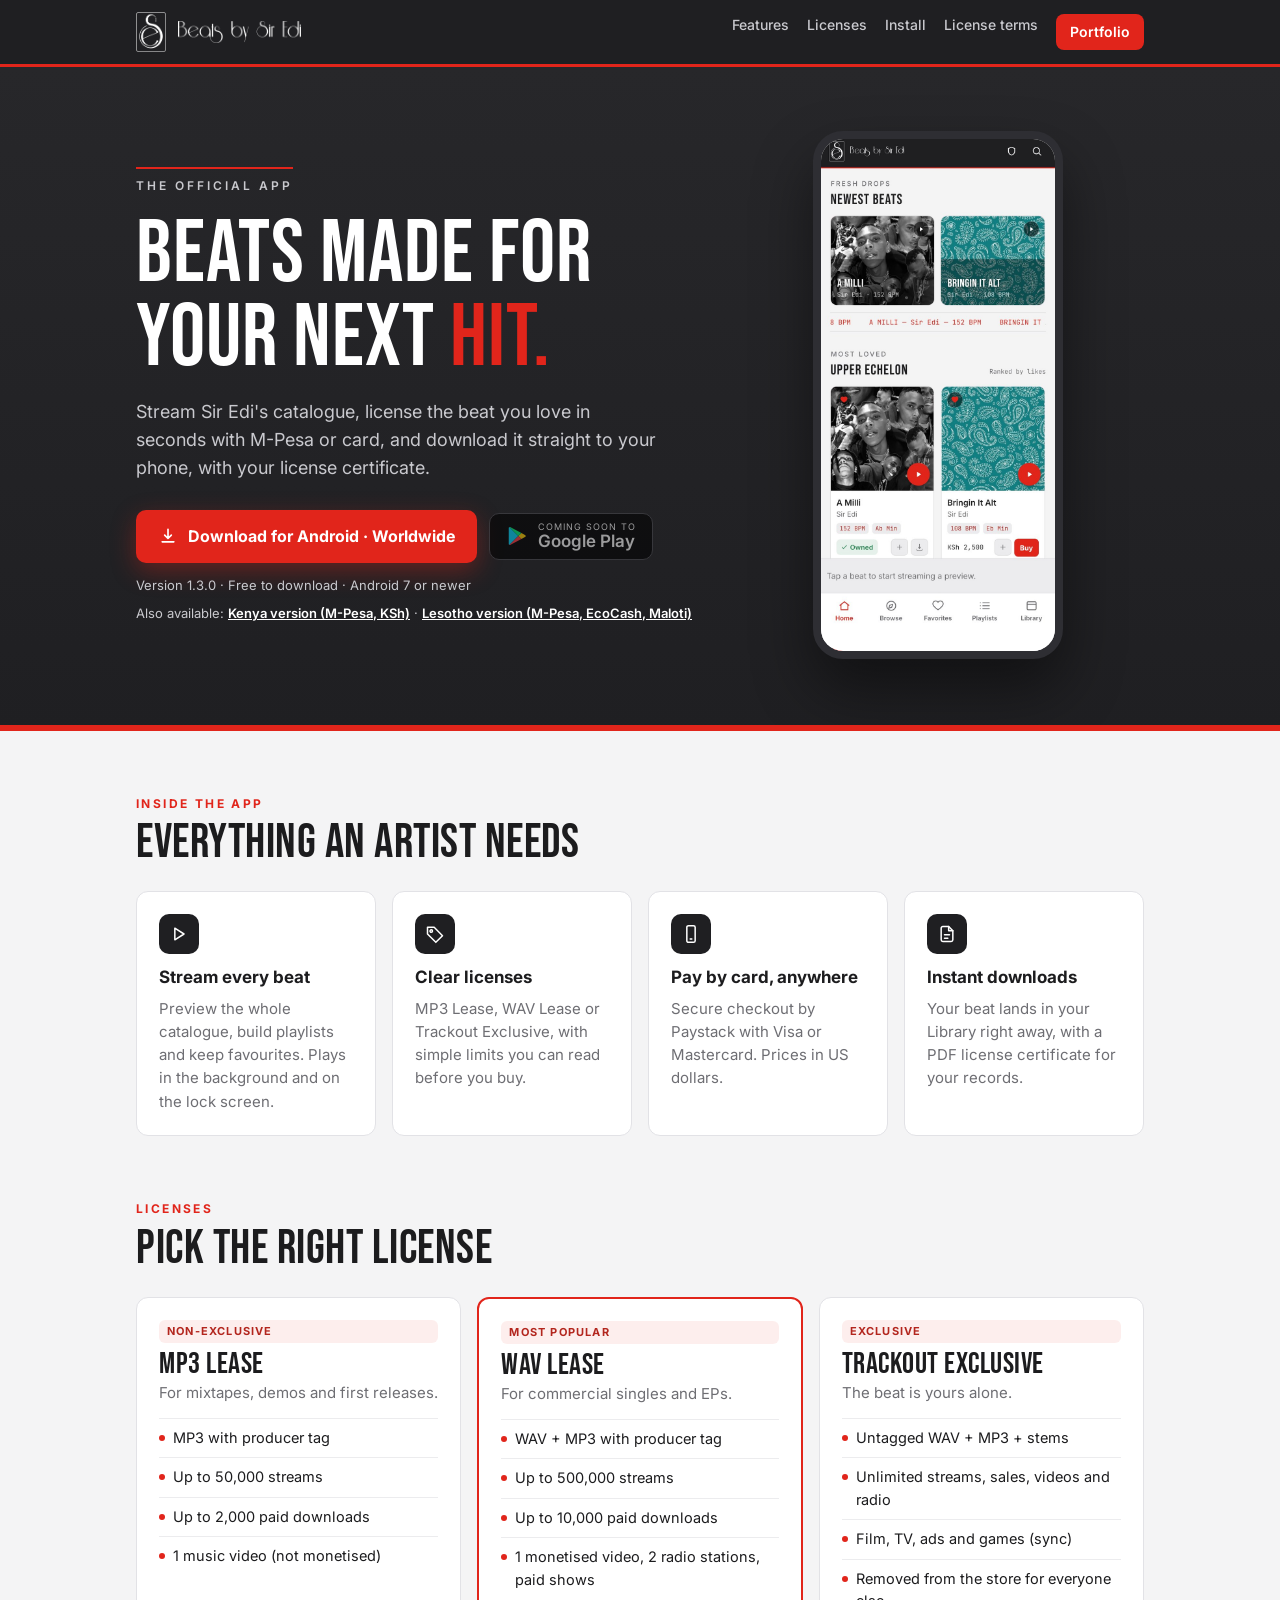
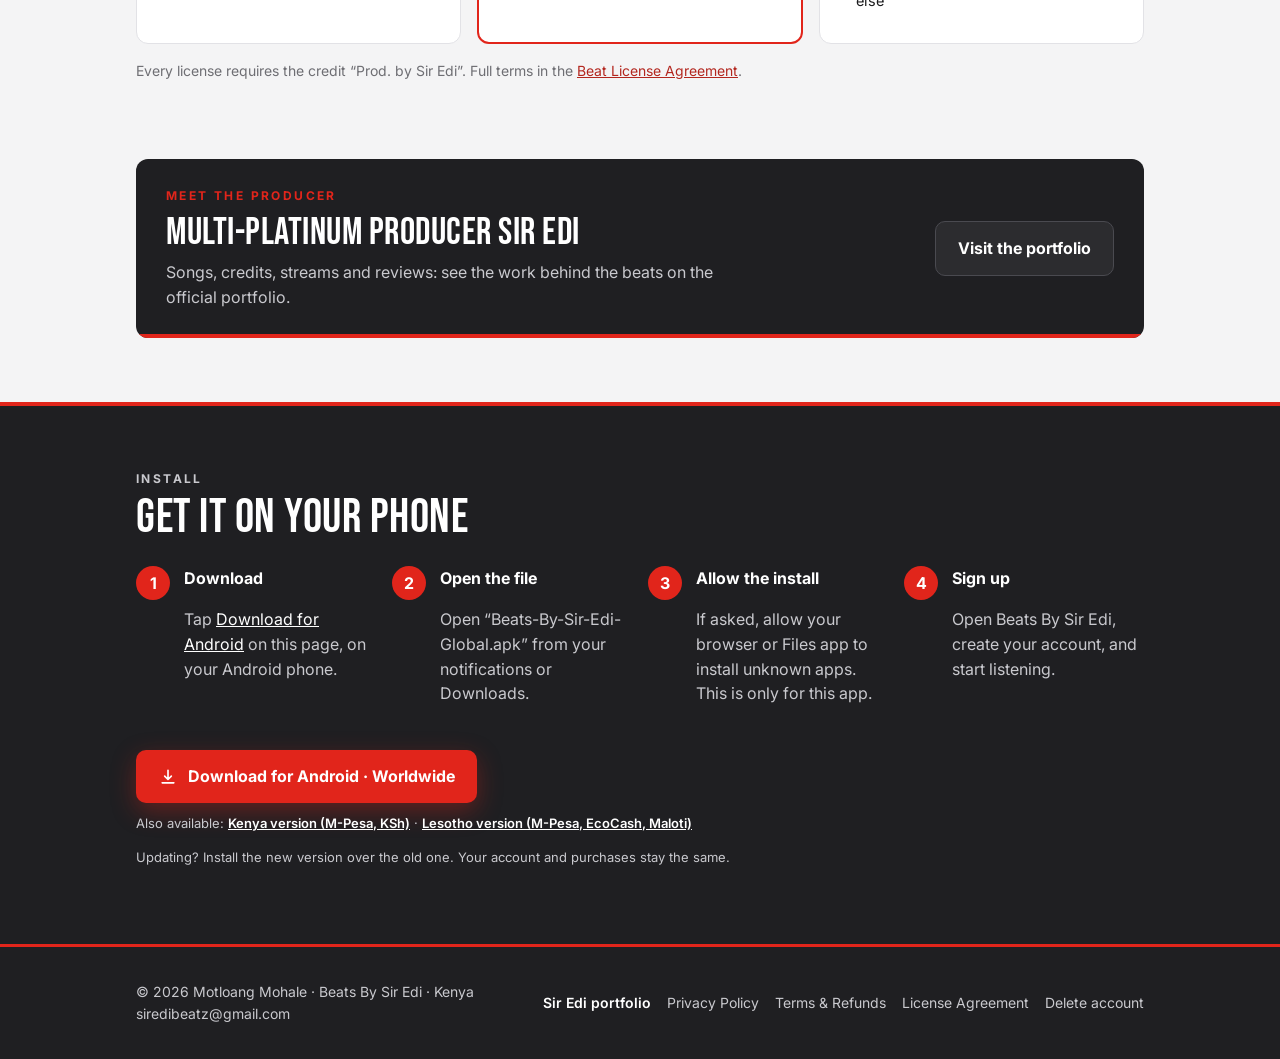
<file: index.html>
<!doctype html>
<html lang="en"><head>
<meta charset="utf-8"><meta name="viewport" content="width=device-width, initial-scale=1">
<title>Beats By Sir Edi App — Beats by Sir Edi for Android</title>
<meta name="description" content="The official Beats By Sir Edi app: stream, license and download instrumental beats by multi-platinum producer Sir Edi. MP3, WAV and exclusive licenses with M-Pesa or card.">
<meta name="theme-color" content="#1F1F22">
<meta name="google-site-verification" content="DZzxBFiekiP2J6a1Lxdx_TllUculVT0xsthz1CfXwkU">
<meta name="google-site-verification" content="oZS-fDHn0k-lZWutrfPwoSkYl9qrLNiUAX5cmMygsvc">
<meta name="author" content="Sir Edi (Motloang Mohale)">
<link rel="canonical" href="https://siredibeatz.github.io/beatsbysiredi/">
<script type="application/ld+json">{"@context": "https://schema.org", "@graph": [{"@type": "SoftwareApplication", "@id": "https://siredibeatz.github.io/beatsbysiredi/#app", "name": "Beats By Sir Edi", "operatingSystem": "Android", "applicationCategory": "MultimediaApplication", "applicationSubCategory": "Music", "url": "https://siredibeatz.github.io/beatsbysiredi/", "downloadUrl": "https://github.com/siredibeatz/beatsbysiredi/releases/latest/download/Beats-By-Sir-Edi.apk", "description": "Stream, license and download instrumental beats by multi-platinum producer Sir Edi. Pay with M-Pesa or card.", "offers": {"@type": "Offer", "price": "0", "priceCurrency": "KES"}, "author": {"@id": "https://beats-by-sir-edi.web.app/#sir-edi"}, "publisher": {"@id": "https://beats-by-sir-edi.web.app/#sir-edi"}}, {"@type": "Person", "@id": "https://beats-by-sir-edi.web.app/#sir-edi", "name": "Sir Edi", "alternateName": ["Motloang Mohale", "Sire Edi"], "jobTitle": "Record producer, songwriter and audio engineer", "url": "https://beats-by-sir-edi.web.app/", "sameAs": ["https://beats-by-sir-edi.web.app/", "https://www.instagram.com/Sire_Edi", "https://www.tiktok.com/@sire_edi", "https://www.facebook.com/SireDzi"]}]}</script>
<meta property="og:title" content="Beats By Sir Edi App — Beats by Sir Edi for Android"><meta property="og:description" content="The official Beats By Sir Edi app: stream, license and download instrumental beats by multi-platinum producer Sir Edi. MP3, WAV and exclusive licenses with M-Pesa or card."><meta property="og:image" content="assets/apple-touch-icon.png">
<link rel="icon" href="assets/favicon.png"><link rel="apple-touch-icon" href="assets/apple-touch-icon.png">
<link rel="preconnect" href="https://fonts.googleapis.com"><link rel="preconnect" href="https://fonts.gstatic.com" crossorigin><link href="https://fonts.googleapis.com/css2?family=Bebas+Neue&family=Inter:wght@400;500;600;700&display=swap" rel="stylesheet">
<link rel="stylesheet" href="assets/style.css">
</head><body>
<header class="topbar"><div class="wrap">
  <a class="brand" href=""><img class="mark" src="assets/logo-mark.png" alt=""><img class="word" src="assets/logo-wordmark.png" alt="Beats By Sir Edi"></a>
  <nav class="topnav"><a href="#features">Features</a><a href="#licenses">Licenses</a><a href="#install">Install</a><a href="license/">License terms</a><a class="pill" href="https://beats-by-sir-edi.web.app/" target="_blank" rel="noopener">Portfolio</a></nav>
</div></header>

<section class="hero"><div class="wrap">
  <div>
    <span class="kicker">THE OFFICIAL APP</span>
    <h1>Beats made for<br>your next <span class="red">hit.</span></h1>
    <p class="lead">Stream Sir Edi's catalogue, license the beat you love in seconds with M-Pesa or card, and download it straight to your phone, with your license certificate.</p>
    <div class="cta">
      <a class="btn btn-red" data-apk href="#install"><svg viewBox="0 0 24 24" fill="none" stroke="currentColor" stroke-width="2" stroke-linecap="round" stroke-linejoin="round"><path d="M12 4v11m0 0l-4-4m4 4l4-4"/><path d="M5 19h14"/></svg> <span data-dl-label>Download for Android</span></a>
      <a class="play soon" id="play" href="#" aria-disabled="true"><svg viewBox="0 0 24 24"><path fill="#00D7FE" d="M3.6 2.3 13.4 12l-9.8 9.7c-.4-.2-.6-.6-.6-1.1V3.4c0-.5.2-.9.6-1.1z"/><path fill="#FFCE00" d="m16.8 15.4-3.4-3.4 3.4-3.4 3.9 2.2c1.1.6 1.1 1.7 0 2.4z"/><path fill="#FF3A44" d="M16.8 15.4 13.4 12l-9.8 9.7c.4.2.9.2 1.4-.1z"/><path fill="#00F076" d="M16.8 8.6 5 2.4c-.5-.3-1-.3-1.4-.1l9.8 9.7z"/></svg><span class="play-text"><span class="play-top">COMING SOON TO</span><span class="play-name">Google Play</span></span></a>
    </div>
    <div class="meta">Version <span data-version>1.0.0</span> · Free to download · Android 7 or newer</div>
    <div class="meta alt-edition" data-alt-edition hidden></div>
  </div>
  <div class="hero-art"><div class="phone">
    <img class="shot" src="assets/app-screenshot.jpg" alt="The Beats By Sir Edi app on a phone" onerror="this.remove()">
    <div class="p-top"><img src="assets/logo-wordmark.png" alt=""></div>
    <div class="p-body"><div class="pad"></div><div class="pad"></div><div class="pad"></div><div class="pad"></div><div class="pad"></div><div class="pad"></div><div class="pad"></div><div class="pad"></div></div>
    <div class="p-bar"><div class="dot"></div><div class="ln"></div></div>
  </div></div>
</div></section>

<section id="features"><div class="wrap">
  <p class="section-tag">Inside the app</p>
  <h2>Everything an artist needs</h2>
  <div class="grid-4">
    <div class="card"><div class="icon"><svg viewBox="0 0 24 24"><path d="M7 5v14l11-7z"/></svg></div><h3>Stream every beat</h3><p>Preview the whole catalogue, build playlists and keep favourites. Plays in the background and on the lock screen.</p></div>
    <div class="card"><div class="icon"><svg viewBox="0 0 24 24"><path d="M3 12V4h8l10 10-8 8z"/><circle cx="7.5" cy="8.5" r="1.5"/></svg></div><h3>Clear licenses</h3><p>MP3 Lease, WAV Lease or Trackout Exclusive, with simple limits you can read before you buy.</p></div>
    <div class="card"><div class="icon"><svg viewBox="0 0 24 24"><rect x="7" y="2" width="10" height="20" rx="2"/><path d="M11 18h2"/></svg></div><h3 data-ke="Pay with M-Pesa" data-ls="Pay with M-Pesa or EcoCash">Pay with M-Pesa</h3><p data-ke="Secure checkout by Paystack with M-Pesa or Visa / Mastercard. Prices in Kenyan shillings." data-ls="Secure checkout by MoPay with M-Pesa, EcoCash or Visa / Mastercard. Prices in Maloti.">Secure checkout by Paystack with M-Pesa or Visa / Mastercard. Prices in Kenyan shillings.</p></div>
    <div class="card"><div class="icon"><svg viewBox="0 0 24 24"><path d="M14 3H7a2 2 0 00-2 2v14a2 2 0 002 2h10a2 2 0 002-2V8z"/><path d="M14 3v5h5"/><path d="M9 13h6M9 17h4"/></svg></div><h3>Instant downloads</h3><p>Your beat lands in your Library right away, with a PDF license certificate for your records.</p></div>
  </div>
</div></section>

<section id="licenses" style="padding-top:0"><div class="wrap">
  <p class="section-tag">Licenses</p>
  <h2>Pick the right license</h2>
  <div class="grid-3">
    <div class="card lic"><span class="badge">NON-EXCLUSIVE</span><div class="name">MP3 Lease</div><p class="muted" style="margin:0">For mixtapes, demos and first releases.</p>
      <ul><li>MP3 with producer tag</li><li>Up to 50,000 streams</li><li>Up to 2,000 paid downloads</li><li>1 music video (not monetised)</li></ul></div>
    <div class="card lic featured"><span class="badge">MOST POPULAR</span><div class="name">WAV Lease</div><p class="muted" style="margin:0">For commercial singles and EPs.</p>
      <ul><li>WAV + MP3 with producer tag</li><li>Up to 500,000 streams</li><li>Up to 10,000 paid downloads</li><li>1 monetised video, 2 radio stations, paid shows</li></ul></div>
    <div class="card lic"><span class="badge">EXCLUSIVE</span><div class="name">Trackout Exclusive</div><p class="muted" style="margin:0">The beat is yours alone.</p>
      <ul><li>Untagged WAV + MP3 + stems</li><li>Unlimited streams, sales, videos and radio</li><li>Film, TV, ads and games (sync)</li><li>Removed from the store for everyone else</li></ul></div>
  </div>
  <p class="muted" style="font-size:14px;margin-top:16px">Every license requires the credit “Prod. by Sir Edi”. Full terms in the <a href="license/">Beat License Agreement</a>.</p>
</div></section>

<section style="padding-top:0"><div class="wrap">
  <div class="portfolio-strip">
    <div><p class="section-tag" style="margin-bottom:8px">Meet the producer</p><h3>Multi-platinum producer Sir Edi</h3><p>Songs, credits, streams and reviews: see the work behind the beats on the official portfolio.</p></div>
    <a class="btn btn-outline" href="https://beats-by-sir-edi.web.app/" target="_blank" rel="noopener">Visit the portfolio</a>
  </div>
</div></section>

<section id="install" class="band"><div class="wrap">
  <p class="section-tag">Install</p>
  <h2>Get it on your phone</h2>
  <div class="grid-4">
    <div class="step"><div class="num">1</div><div><b>Download</b><p>Tap <a data-apk href="#" style="color:#fff">Download for Android</a> on this page, on your Android phone.</p></div></div>
    <div class="step"><div class="num">2</div><div><b>Open the file</b><p>Open “<span data-apk-name>Beats-By-Sir-Edi.apk</span>” from your notifications or Downloads.</p></div></div>
    <div class="step"><div class="num">3</div><div><b>Allow the install</b><p>If asked, allow your browser or Files app to install unknown apps. This is only for this app.</p></div></div>
    <div class="step"><div class="num">4</div><div><b>Sign up</b><p>Open Beats By Sir Edi, create your account, and start listening.</p></div></div>
  </div>
  <div class="cta" style="margin-top:28px"><a class="btn btn-red" data-apk href="#"><svg viewBox="0 0 24 24" fill="none" stroke="currentColor" stroke-width="2" stroke-linecap="round" stroke-linejoin="round"><path d="M12 4v11m0 0l-4-4m4 4l4-4"/><path d="M5 19h14"/></svg> <span data-dl-label>Download for Android</span></a></div>
  <p class="muted alt-edition" data-alt-edition hidden style="font-size:13px;margin-top:10px"></p>
  <p class="muted" style="font-size:13px;margin-top:14px">Updating? Install the new version over the old one. Your account and purchases stay the same.</p>
</div></section>
<footer><div class="wrap">
  <div>© <span id="year">2026</span> Motloang Mohale · Beats By Sir Edi · Kenya<br><a href="mailto:siredibeatz@gmail.com">siredibeatz@gmail.com</a></div>
  <nav><a class="portfolio-link" href="https://beats-by-sir-edi.web.app/" target="_blank" rel="noopener">Sir Edi portfolio</a><a href="privacy/">Privacy Policy</a><a href="terms/">Terms &amp; Refunds</a><a href="license/">License Agreement</a><a href="delete-account/">Delete account</a></nav>
</div></footer>
<script src="assets/config.js"></script><script src="assets/site.js"></script>
</body></html>
</file>
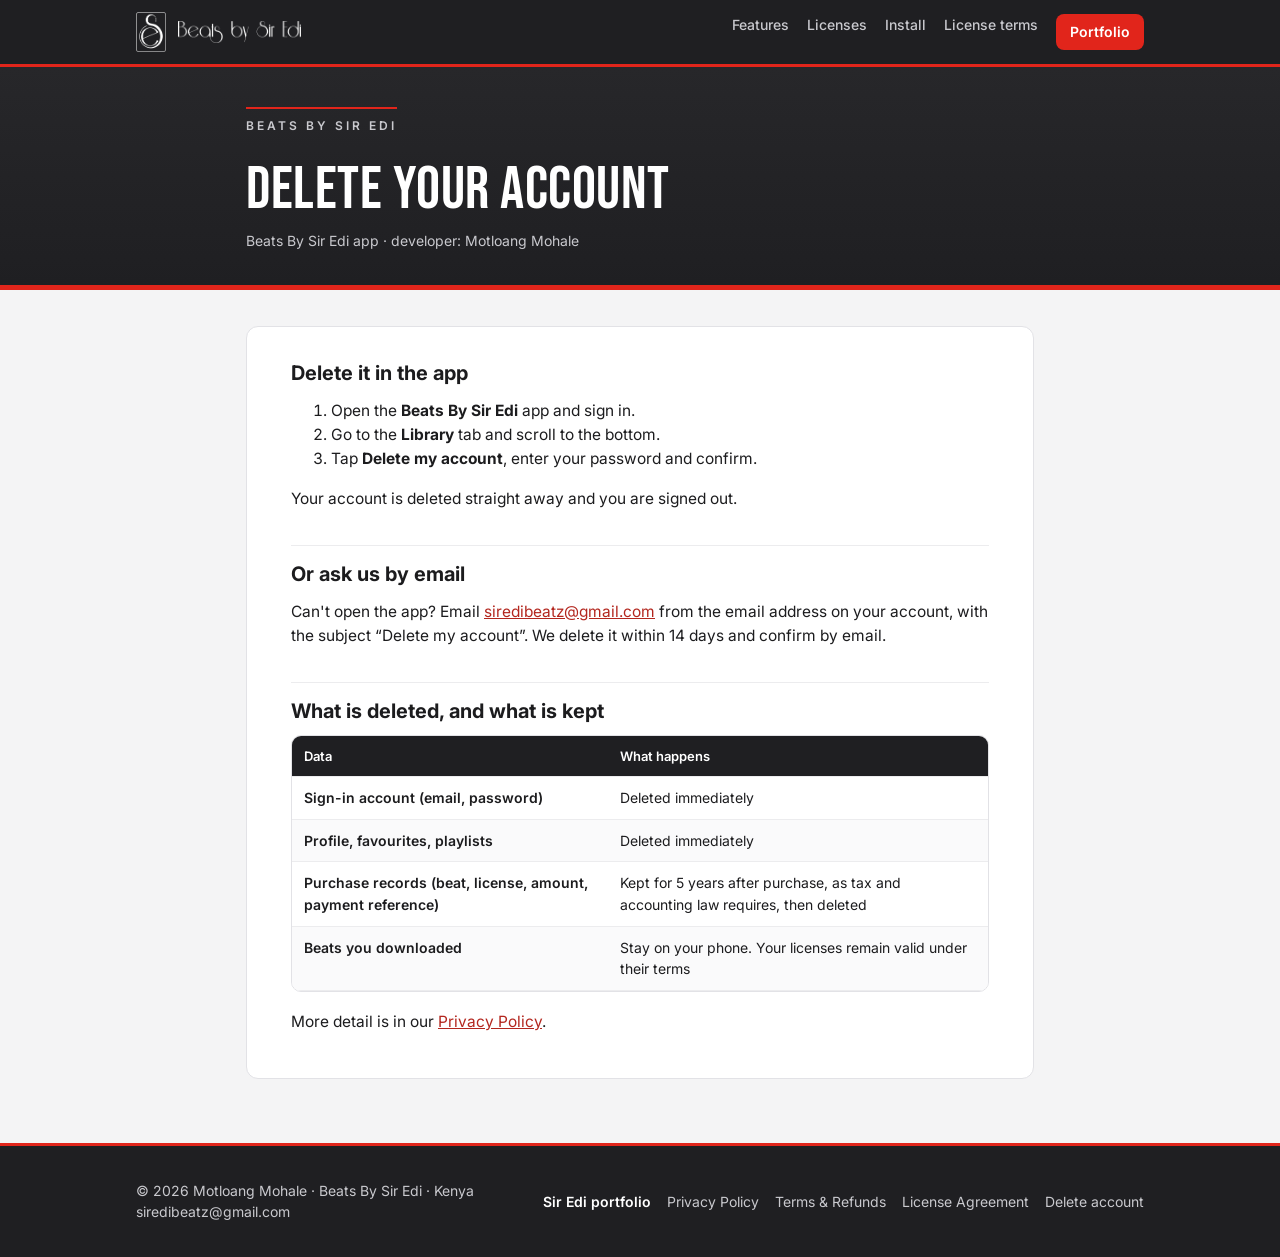
<file: delete-account/index.html>
<!doctype html>
<html lang="en"><head>
<meta charset="utf-8"><meta name="viewport" content="width=device-width, initial-scale=1">
<title>Delete your account — Beats By Sir Edi</title>
<meta name="description" content="How to delete your Beats By Sir Edi account and what data is removed.">
<meta name="theme-color" content="#1F1F22">
<meta name="google-site-verification" content="DZzxBFiekiP2J6a1Lxdx_TllUculVT0xsthz1CfXwkU">
<meta name="google-site-verification" content="oZS-fDHn0k-lZWutrfPwoSkYl9qrLNiUAX5cmMygsvc">
<meta name="author" content="Sir Edi (Motloang Mohale)">
<link rel="canonical" href="https://siredibeatz.github.io/beatsbysiredi/delete-account/">

<meta property="og:title" content="Delete your account — Beats By Sir Edi"><meta property="og:description" content="How to delete your Beats By Sir Edi account and what data is removed."><meta property="og:image" content="../assets/apple-touch-icon.png">
<link rel="icon" href="../assets/favicon.png"><link rel="apple-touch-icon" href="../assets/apple-touch-icon.png">
<link rel="preconnect" href="https://fonts.googleapis.com"><link rel="preconnect" href="https://fonts.gstatic.com" crossorigin><link href="https://fonts.googleapis.com/css2?family=Bebas+Neue&family=Inter:wght@400;500;600;700&display=swap" rel="stylesheet">
<link rel="stylesheet" href="../assets/style.css">
</head><body>
<header class="topbar"><div class="wrap">
  <a class="brand" href="../"><img class="mark" src="../assets/logo-mark.png" alt=""><img class="word" src="../assets/logo-wordmark.png" alt="Beats By Sir Edi"></a>
  <nav class="topnav"><a href="../#features">Features</a><a href="../#licenses">Licenses</a><a href="../#install">Install</a><a href="../license/">License terms</a><a class="pill" href="https://beats-by-sir-edi.web.app/" target="_blank" rel="noopener">Portfolio</a></nav>
</div></header>

<div class="doc-head"><div class="wrap" style="max-width:820px">
  <span class="kicker">BEATS BY SIR EDI</span>
  <h1>Delete your account</h1>
  <div class="updated-line">Beats By Sir Edi app · developer: Motloang Mohale</div>
</div></div>
<main class="doc"><div class="paper">
<h2>Delete it in the app</h2>
<ol>
<li>Open the <b>Beats By Sir Edi</b> app and sign in.</li>
<li>Go to the <b>Library</b> tab and scroll to the bottom.</li>
<li>Tap <b>Delete my account</b>, enter your password and confirm.</li>
</ol>
<p>Your account is deleted straight away and you are signed out.</p>
<h2>Or ask us by email</h2>
<p>Can't open the app? Email <a href="mailto:siredibeatz@gmail.com?subject=Delete%20my%20account">siredibeatz@gmail.com</a> from the email address on your account, with the subject “Delete my account”. We delete it within 14 days and confirm by email.</p>
<h2>What is deleted, and what is kept</h2>
<div class="table-scroll"><table>
<thead><tr><th>Data</th><th>What happens</th></tr></thead>
<tbody>
<tr><td>Sign-in account (email, password)</td><td>Deleted immediately</td></tr>
<tr><td>Profile, favourites, playlists</td><td>Deleted immediately</td></tr>
<tr><td>Purchase records (beat, license, amount, payment reference)</td><td>Kept for 5 years after purchase, as tax and accounting law requires, then deleted</td></tr>
<tr><td>Beats you downloaded</td><td>Stay on your phone. Your licenses remain valid under their terms</td></tr>
</tbody></table></div>
<p>More detail is in our <a href="../privacy/">Privacy Policy</a>.</p>
</div></main>
<footer><div class="wrap">
  <div>© <span id="year">2026</span> Motloang Mohale · Beats By Sir Edi · Kenya<br><a href="mailto:siredibeatz@gmail.com">siredibeatz@gmail.com</a></div>
  <nav><a class="portfolio-link" href="https://beats-by-sir-edi.web.app/" target="_blank" rel="noopener">Sir Edi portfolio</a><a href="../privacy/">Privacy Policy</a><a href="../terms/">Terms &amp; Refunds</a><a href="../license/">License Agreement</a><a href="../delete-account/">Delete account</a></nav>
</div></footer>
<script src="../assets/config.js"></script><script src="../assets/site.js"></script>
</body></html>
</file>
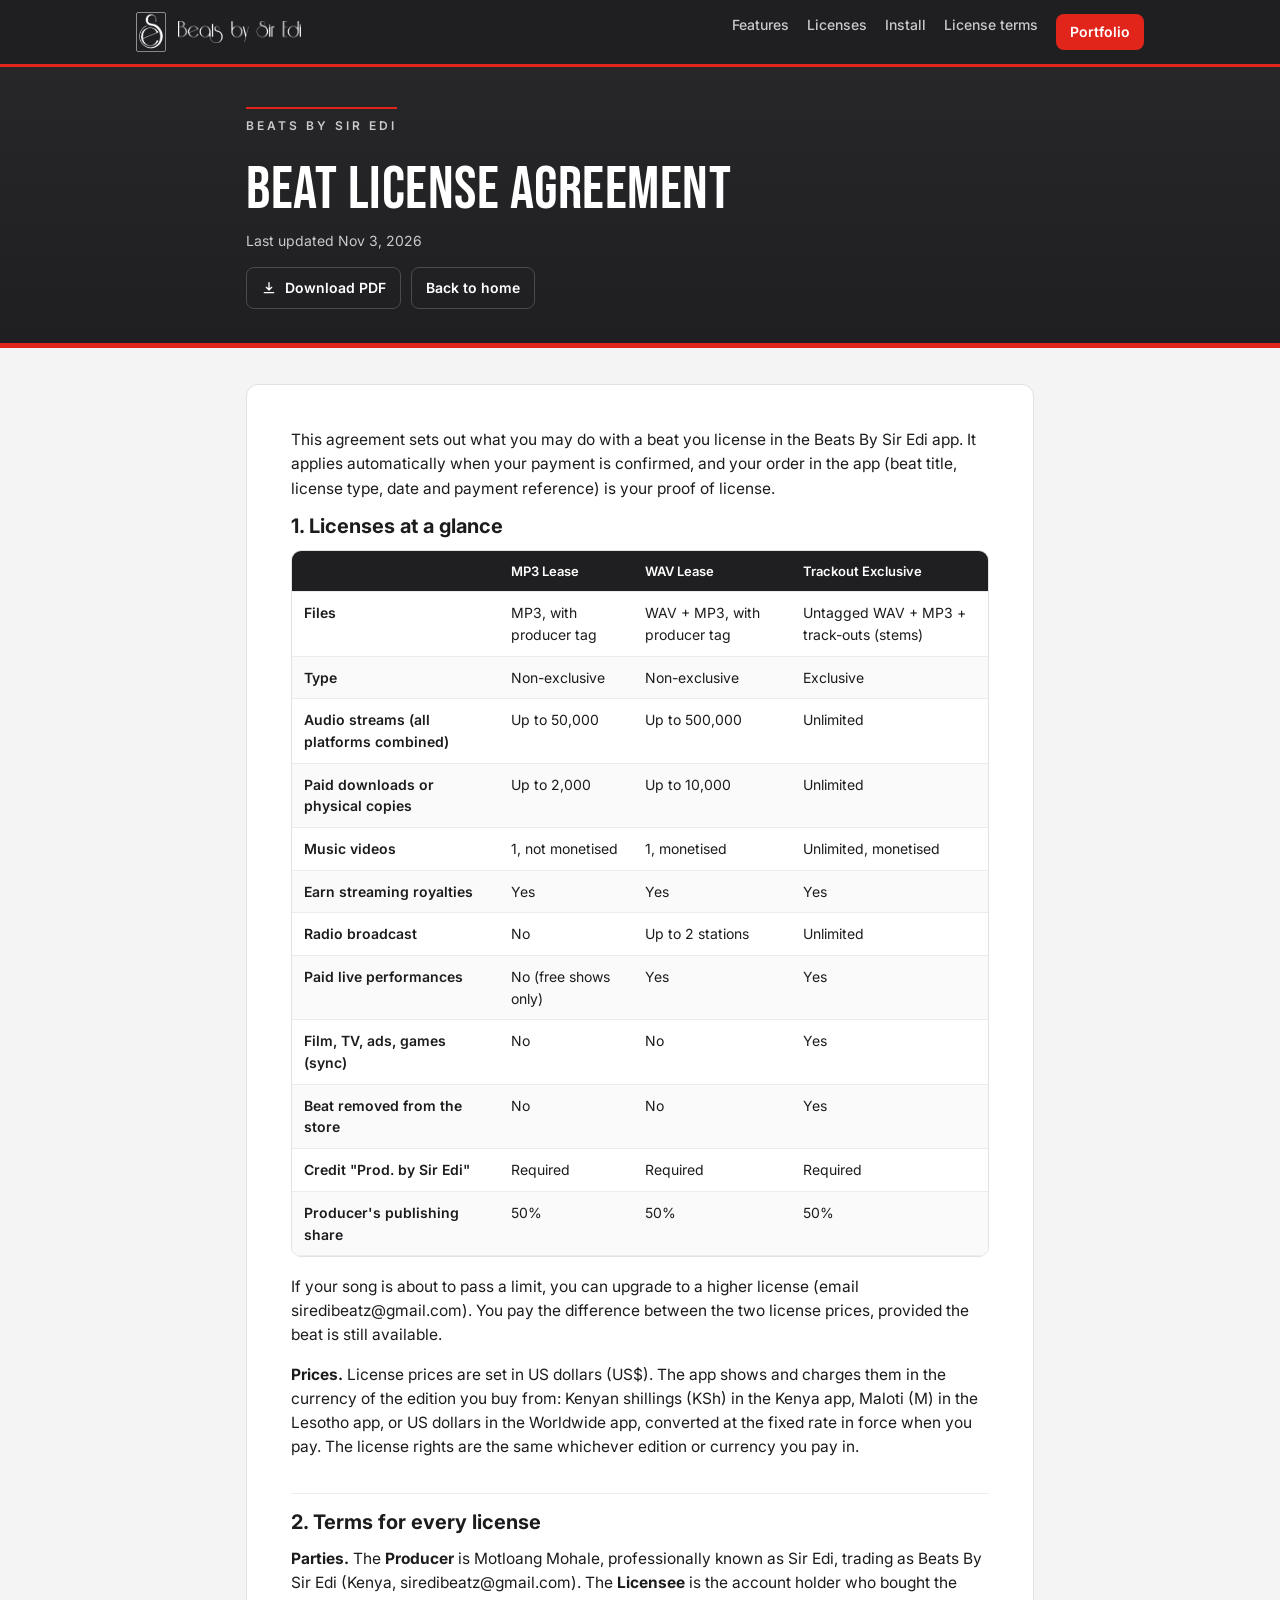
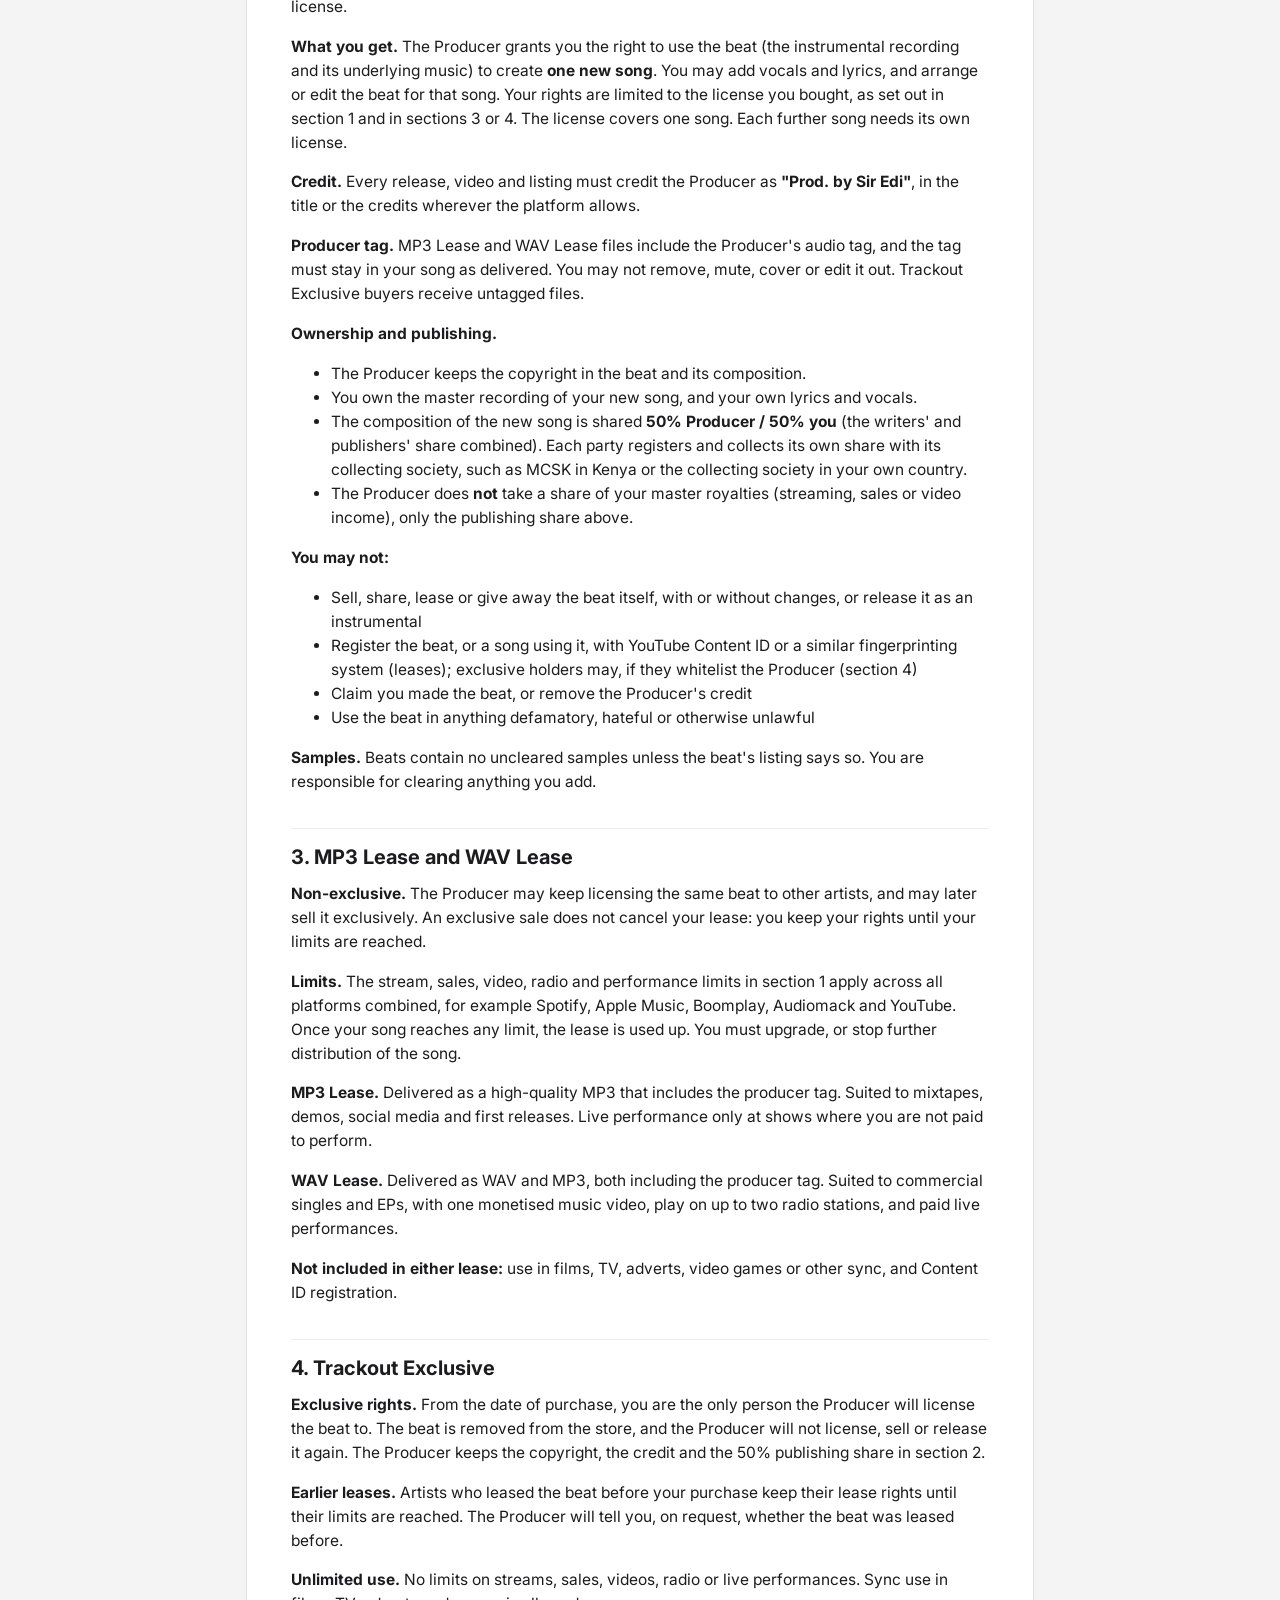
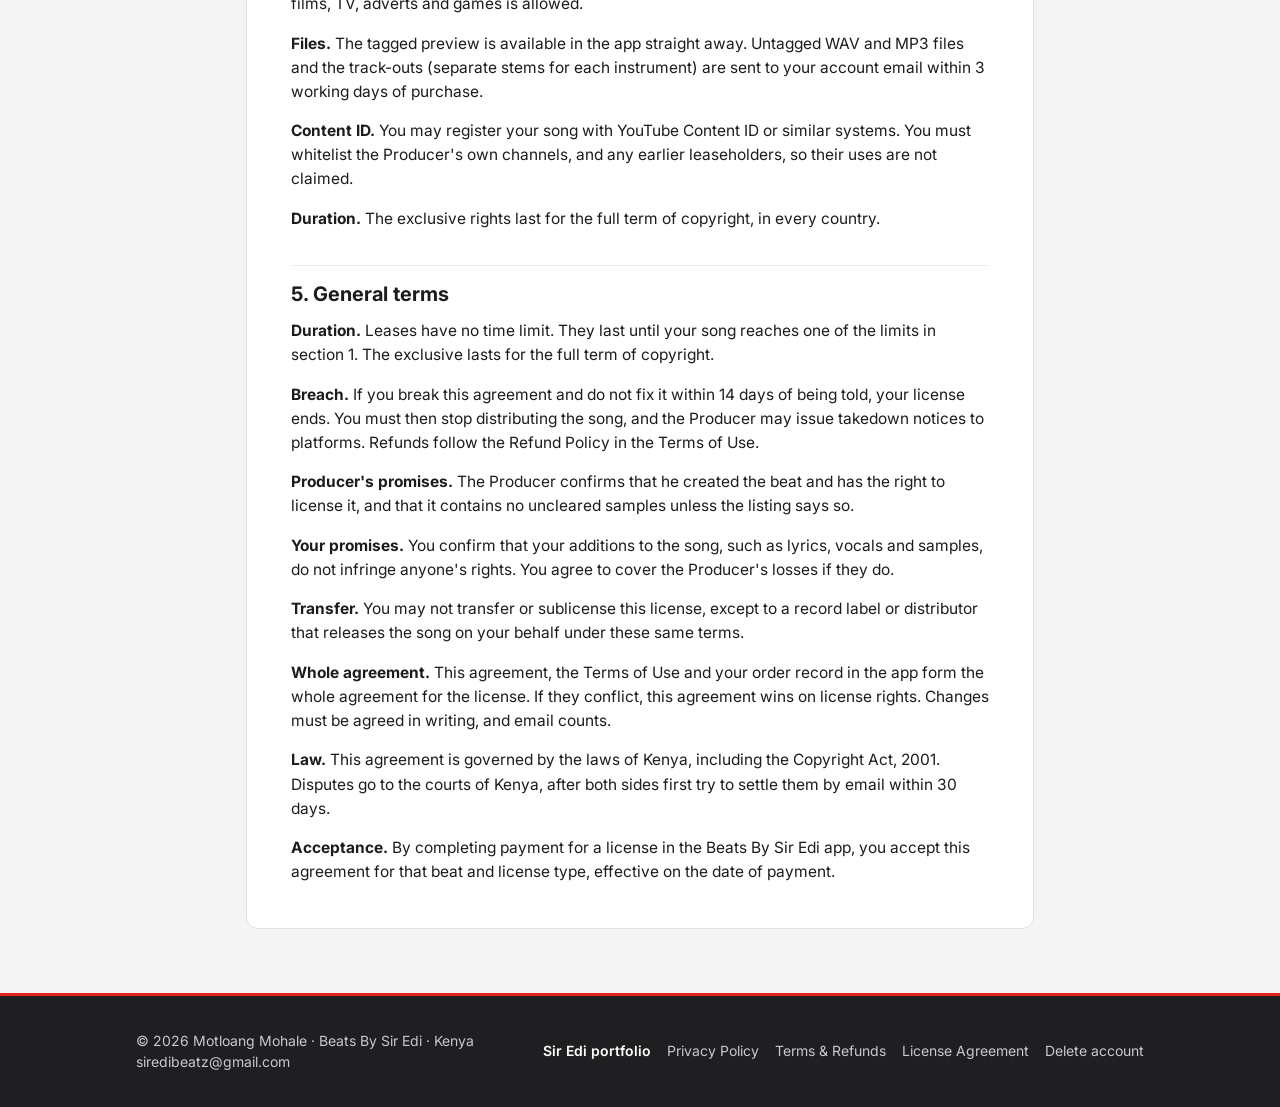
<file: license/index.html>
<!doctype html>
<html lang="en"><head>
<meta charset="utf-8"><meta name="viewport" content="width=device-width, initial-scale=1">
<title>Beat License Agreement — Beats By Sir Edi</title>
<meta name="description" content="What you may do with a beat licensed from Beats By Sir Edi: MP3 Lease, WAV Lease and Trackout Exclusive.">
<meta name="theme-color" content="#1F1F22">
<meta name="google-site-verification" content="DZzxBFiekiP2J6a1Lxdx_TllUculVT0xsthz1CfXwkU">
<meta name="google-site-verification" content="oZS-fDHn0k-lZWutrfPwoSkYl9qrLNiUAX5cmMygsvc">
<meta name="author" content="Sir Edi (Motloang Mohale)">
<link rel="canonical" href="https://siredibeatz.github.io/beatsbysiredi/license/">

<meta property="og:title" content="Beat License Agreement — Beats By Sir Edi"><meta property="og:description" content="What you may do with a beat licensed from Beats By Sir Edi: MP3 Lease, WAV Lease and Trackout Exclusive."><meta property="og:image" content="../assets/apple-touch-icon.png">
<link rel="icon" href="../assets/favicon.png"><link rel="apple-touch-icon" href="../assets/apple-touch-icon.png">
<link rel="preconnect" href="https://fonts.googleapis.com"><link rel="preconnect" href="https://fonts.gstatic.com" crossorigin><link href="https://fonts.googleapis.com/css2?family=Bebas+Neue&family=Inter:wght@400;500;600;700&display=swap" rel="stylesheet">
<link rel="stylesheet" href="../assets/style.css">
</head><body>
<header class="topbar"><div class="wrap">
  <a class="brand" href="../"><img class="mark" src="../assets/logo-mark.png" alt=""><img class="word" src="../assets/logo-wordmark.png" alt="Beats By Sir Edi"></a>
  <nav class="topnav"><a href="../#features">Features</a><a href="../#licenses">Licenses</a><a href="../#install">Install</a><a href="../license/">License terms</a><a class="pill" href="https://beats-by-sir-edi.web.app/" target="_blank" rel="noopener">Portfolio</a></nav>
</div></header>

<div class="doc-head"><div class="wrap" style="max-width:820px">
  <span class="kicker">BEATS BY SIR EDI</span>
  <h1>Beat License Agreement</h1>
  <div class="updated-line">Last updated Nov 3, 2026</div>
  <div class="actions"><a class="btn-ghost" href="https://dhjhxlnjsbumyzcbktzg.supabase.co/storage/v1/object/public/beats/legal/Beats-By-Sir-Edi-Beat-License-Agreement.pdf"><svg width="16" height="16" viewBox="0 0 24 24" fill="none" stroke="currentColor" stroke-width="2" stroke-linecap="round" stroke-linejoin="round"><path d="M12 4v11m0 0l-4-4m4 4l4-4"/><path d="M5 19h14"/></svg> Download PDF</a><a class="btn-ghost" href="../">Back to home</a></div>
</div></div>
<main class="doc"><div class="paper">
<p>This agreement sets out what you may do with a beat you license in the Beats By Sir Edi app. It applies automatically when your payment is confirmed, and your order in the app (beat title, license type, date and payment reference) is your proof of license.</p>
<h2>1. Licenses at a glance</h2>
<div class="table-scroll"><table>
<thead>
<tr>
<th></th>
<th>MP3 Lease</th>
<th>WAV Lease</th>
<th>Trackout Exclusive</th>
</tr>
</thead>
<tbody>
<tr>
<td>Files</td>
<td>MP3, with producer tag</td>
<td>WAV + MP3, with producer tag</td>
<td>Untagged WAV + MP3 + track-outs (stems)</td>
</tr>
<tr>
<td>Type</td>
<td>Non-exclusive</td>
<td>Non-exclusive</td>
<td>Exclusive</td>
</tr>
<tr>
<td>Audio streams (all platforms combined)</td>
<td>Up to 50,000</td>
<td>Up to 500,000</td>
<td>Unlimited</td>
</tr>
<tr>
<td>Paid downloads or physical copies</td>
<td>Up to 2,000</td>
<td>Up to 10,000</td>
<td>Unlimited</td>
</tr>
<tr>
<td>Music videos</td>
<td>1, not monetised</td>
<td>1, monetised</td>
<td>Unlimited, monetised</td>
</tr>
<tr>
<td>Earn streaming royalties</td>
<td>Yes</td>
<td>Yes</td>
<td>Yes</td>
</tr>
<tr>
<td>Radio broadcast</td>
<td>No</td>
<td>Up to 2 stations</td>
<td>Unlimited</td>
</tr>
<tr>
<td>Paid live performances</td>
<td>No (free shows only)</td>
<td>Yes</td>
<td>Yes</td>
</tr>
<tr>
<td>Film, TV, ads, games (sync)</td>
<td>No</td>
<td>No</td>
<td>Yes</td>
</tr>
<tr>
<td>Beat removed from the store</td>
<td>No</td>
<td>No</td>
<td>Yes</td>
</tr>
<tr>
<td>Credit "Prod. by Sir Edi"</td>
<td>Required</td>
<td>Required</td>
<td>Required</td>
</tr>
<tr>
<td>Producer's publishing share</td>
<td>50%</td>
<td>50%</td>
<td>50%</td>
</tr>
</tbody>
</table></div>
<p>If your song is about to pass a limit, you can upgrade to a higher license (email siredibeatz@gmail.com). You pay the difference between the two license prices, provided the beat is still available.</p>
<p><strong>Prices.</strong> License prices are set in US dollars (US$). The app shows and charges them in the currency of the edition you buy from: Kenyan shillings (KSh) in the Kenya app, Maloti (M) in the Lesotho app, or US dollars in the Worldwide app, converted at the fixed rate in force when you pay. The license rights are the same whichever edition or currency you pay in.</p>
<h2>2. Terms for every license</h2>
<p><strong>Parties.</strong> The <strong>Producer</strong> is Motloang Mohale, professionally known as Sir Edi, trading as Beats By Sir Edi (Kenya, siredibeatz@gmail.com). The <strong>Licensee</strong> is the account holder who bought the license.</p>
<p><strong>What you get.</strong> The Producer grants you the right to use the beat (the instrumental recording and its underlying music) to create <strong>one new song</strong>. You may add vocals and lyrics, and arrange or edit the beat for that song. Your rights are limited to the license you bought, as set out in section 1 and in sections 3 or 4. The license covers one song. Each further song needs its own license.</p>
<p><strong>Credit.</strong> Every release, video and listing must credit the Producer as <strong>"Prod. by Sir Edi"</strong>, in the title or the credits wherever the platform allows.</p>
<p><strong>Producer tag.</strong> MP3 Lease and WAV Lease files include the Producer's audio tag, and the tag must stay in your song as delivered. You may not remove, mute, cover or edit it out. Trackout Exclusive buyers receive untagged files.</p>
<p><strong>Ownership and publishing.</strong></p>
<ul>
<li>The Producer keeps the copyright in the beat and its composition.</li>
<li>You own the master recording of your new song, and your own lyrics and vocals.</li>
<li>The composition of the new song is shared <strong>50% Producer / 50% you</strong> (the writers' and publishers' share combined). Each party registers and collects its own share with its collecting society, such as MCSK in Kenya or the collecting society in your own country.</li>
<li>The Producer does <strong>not</strong> take a share of your master royalties (streaming, sales or video income), only the publishing share above.</li>
</ul>
<p><strong>You may not:</strong></p>
<ul>
<li>Sell, share, lease or give away the beat itself, with or without changes, or release it as an instrumental</li>
<li>Register the beat, or a song using it, with YouTube Content ID or a similar fingerprinting system (leases); exclusive holders may, if they whitelist the Producer (section 4)</li>
<li>Claim you made the beat, or remove the Producer's credit</li>
<li>Use the beat in anything defamatory, hateful or otherwise unlawful</li>
</ul>
<p><strong>Samples.</strong> Beats contain no uncleared samples unless the beat's listing says so. You are responsible for clearing anything you add.</p>
<h2>3. MP3 Lease and WAV Lease</h2>
<p><strong>Non-exclusive.</strong> The Producer may keep licensing the same beat to other artists, and may later sell it exclusively. An exclusive sale does not cancel your lease: you keep your rights until your limits are reached.</p>
<p><strong>Limits.</strong> The stream, sales, video, radio and performance limits in section 1 apply across all platforms combined, for example Spotify, Apple Music, Boomplay, Audiomack and YouTube. Once your song reaches any limit, the lease is used up. You must upgrade, or stop further distribution of the song.</p>
<p><strong>MP3 Lease.</strong> Delivered as a high-quality MP3 that includes the producer tag. Suited to mixtapes, demos, social media and first releases. Live performance only at shows where you are not paid to perform.</p>
<p><strong>WAV Lease.</strong> Delivered as WAV and MP3, both including the producer tag. Suited to commercial singles and EPs, with one monetised music video, play on up to two radio stations, and paid live performances.</p>
<p><strong>Not included in either lease:</strong> use in films, TV, adverts, video games or other sync, and Content ID registration.</p>
<h2>4. Trackout Exclusive</h2>
<p><strong>Exclusive rights.</strong> From the date of purchase, you are the only person the Producer will license the beat to. The beat is removed from the store, and the Producer will not license, sell or release it again. The Producer keeps the copyright, the credit and the 50% publishing share in section 2.</p>
<p><strong>Earlier leases.</strong> Artists who leased the beat before your purchase keep their lease rights until their limits are reached. The Producer will tell you, on request, whether the beat was leased before.</p>
<p><strong>Unlimited use.</strong> No limits on streams, sales, videos, radio or live performances. Sync use in films, TV, adverts and games is allowed.</p>
<p><strong>Files.</strong> The tagged preview is available in the app straight away. Untagged WAV and MP3 files and the track-outs (separate stems for each instrument) are sent to your account email within 3 working days of purchase.</p>
<p><strong>Content ID.</strong> You may register your song with YouTube Content ID or similar systems. You must whitelist the Producer's own channels, and any earlier leaseholders, so their uses are not claimed.</p>
<p><strong>Duration.</strong> The exclusive rights last for the full term of copyright, in every country.</p>
<h2>5. General terms</h2>
<p><strong>Duration.</strong> Leases have no time limit. They last until your song reaches one of the limits in section 1. The exclusive lasts for the full term of copyright.</p>
<p><strong>Breach.</strong> If you break this agreement and do not fix it within 14 days of being told, your license ends. You must then stop distributing the song, and the Producer may issue takedown notices to platforms. Refunds follow the Refund Policy in the Terms of Use.</p>
<p><strong>Producer's promises.</strong> The Producer confirms that he created the beat and has the right to license it, and that it contains no uncleared samples unless the listing says so.</p>
<p><strong>Your promises.</strong> You confirm that your additions to the song, such as lyrics, vocals and samples, do not infringe anyone's rights. You agree to cover the Producer's losses if they do.</p>
<p><strong>Transfer.</strong> You may not transfer or sublicense this license, except to a record label or distributor that releases the song on your behalf under these same terms.</p>
<p><strong>Whole agreement.</strong> This agreement, the Terms of Use and your order record in the app form the whole agreement for the license. If they conflict, this agreement wins on license rights. Changes must be agreed in writing, and email counts.</p>
<p><strong>Law.</strong> This agreement is governed by the laws of Kenya, including the Copyright Act, 2001. Disputes go to the courts of Kenya, after both sides first try to settle them by email within 30 days.</p>
<p><strong>Acceptance.</strong> By completing payment for a license in the Beats By Sir Edi app, you accept this agreement for that beat and license type, effective on the date of payment.</p>
</div></main>
<footer><div class="wrap">
  <div>© <span id="year">2026</span> Motloang Mohale · Beats By Sir Edi · Kenya<br><a href="mailto:siredibeatz@gmail.com">siredibeatz@gmail.com</a></div>
  <nav><a class="portfolio-link" href="https://beats-by-sir-edi.web.app/" target="_blank" rel="noopener">Sir Edi portfolio</a><a href="../privacy/">Privacy Policy</a><a href="../terms/">Terms &amp; Refunds</a><a href="../license/">License Agreement</a><a href="../delete-account/">Delete account</a></nav>
</div></footer>
<script src="../assets/config.js"></script><script src="../assets/site.js"></script>
</body></html>
</file>
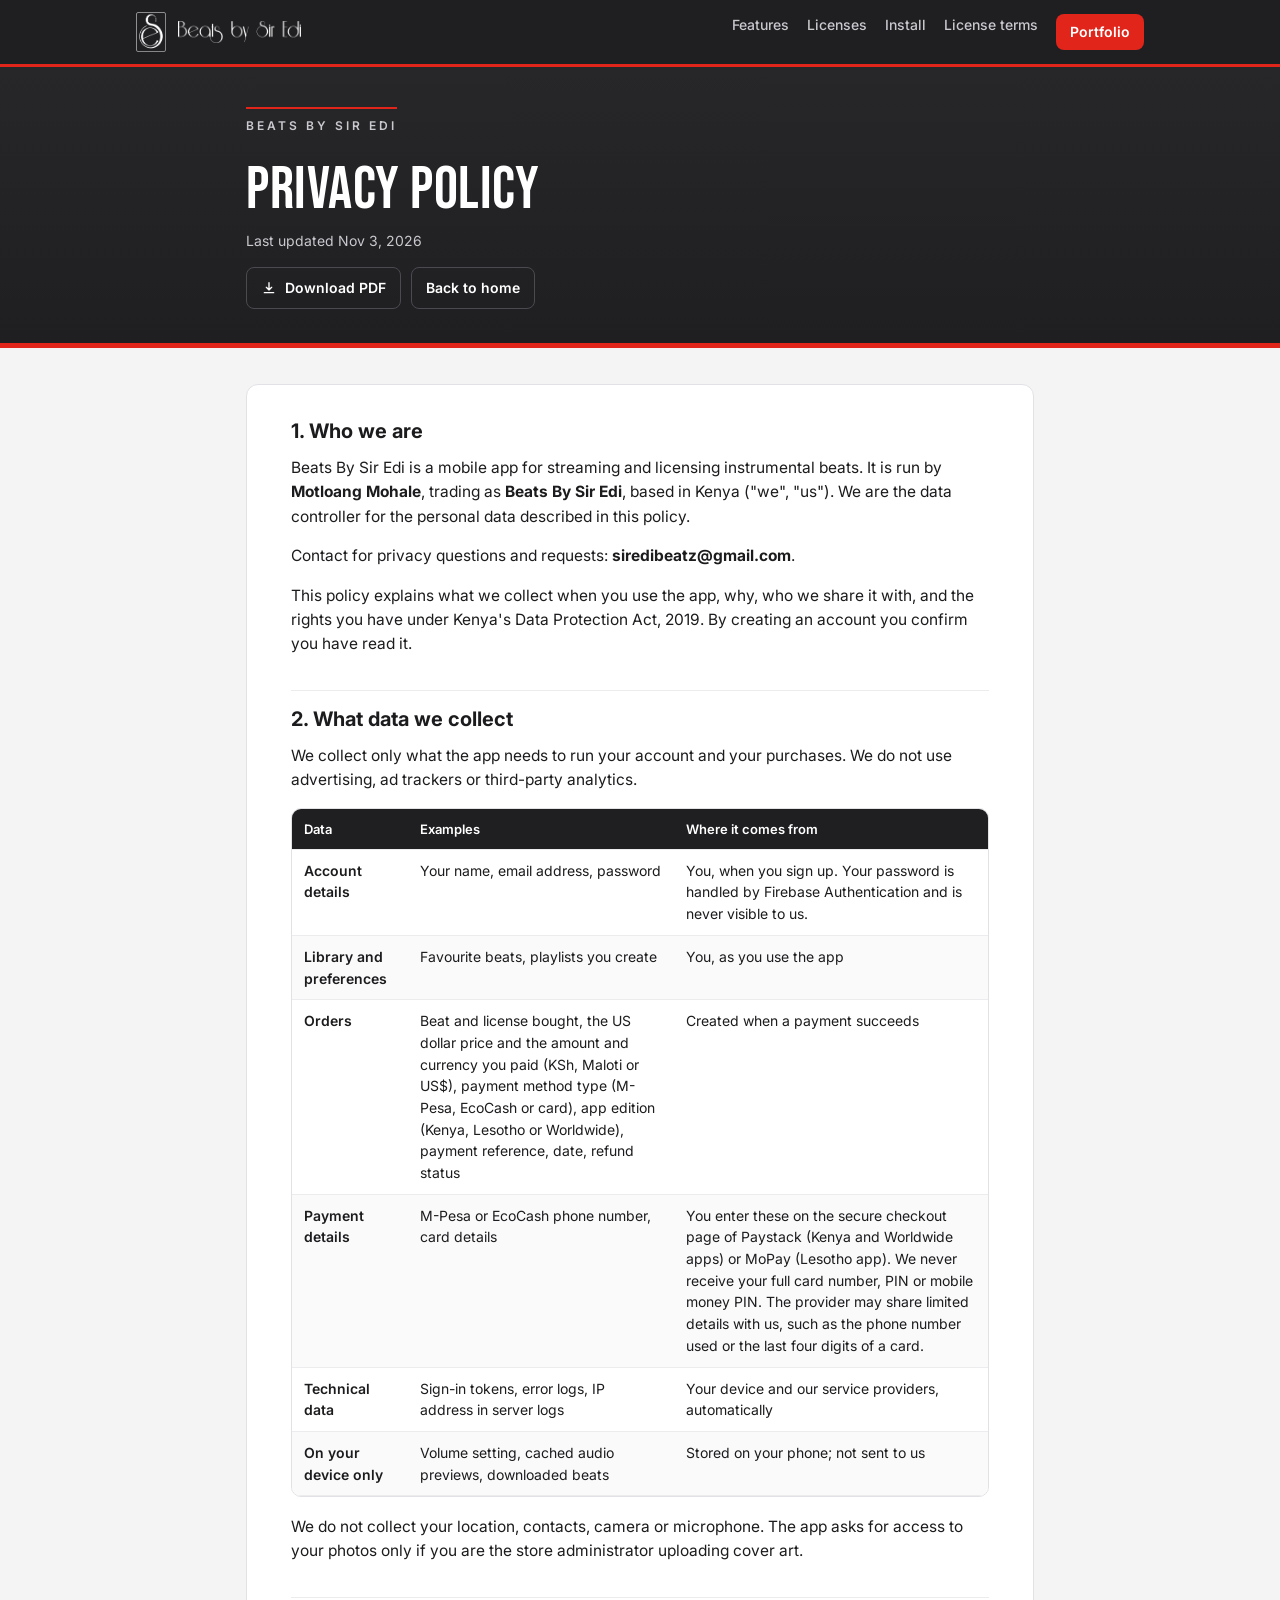
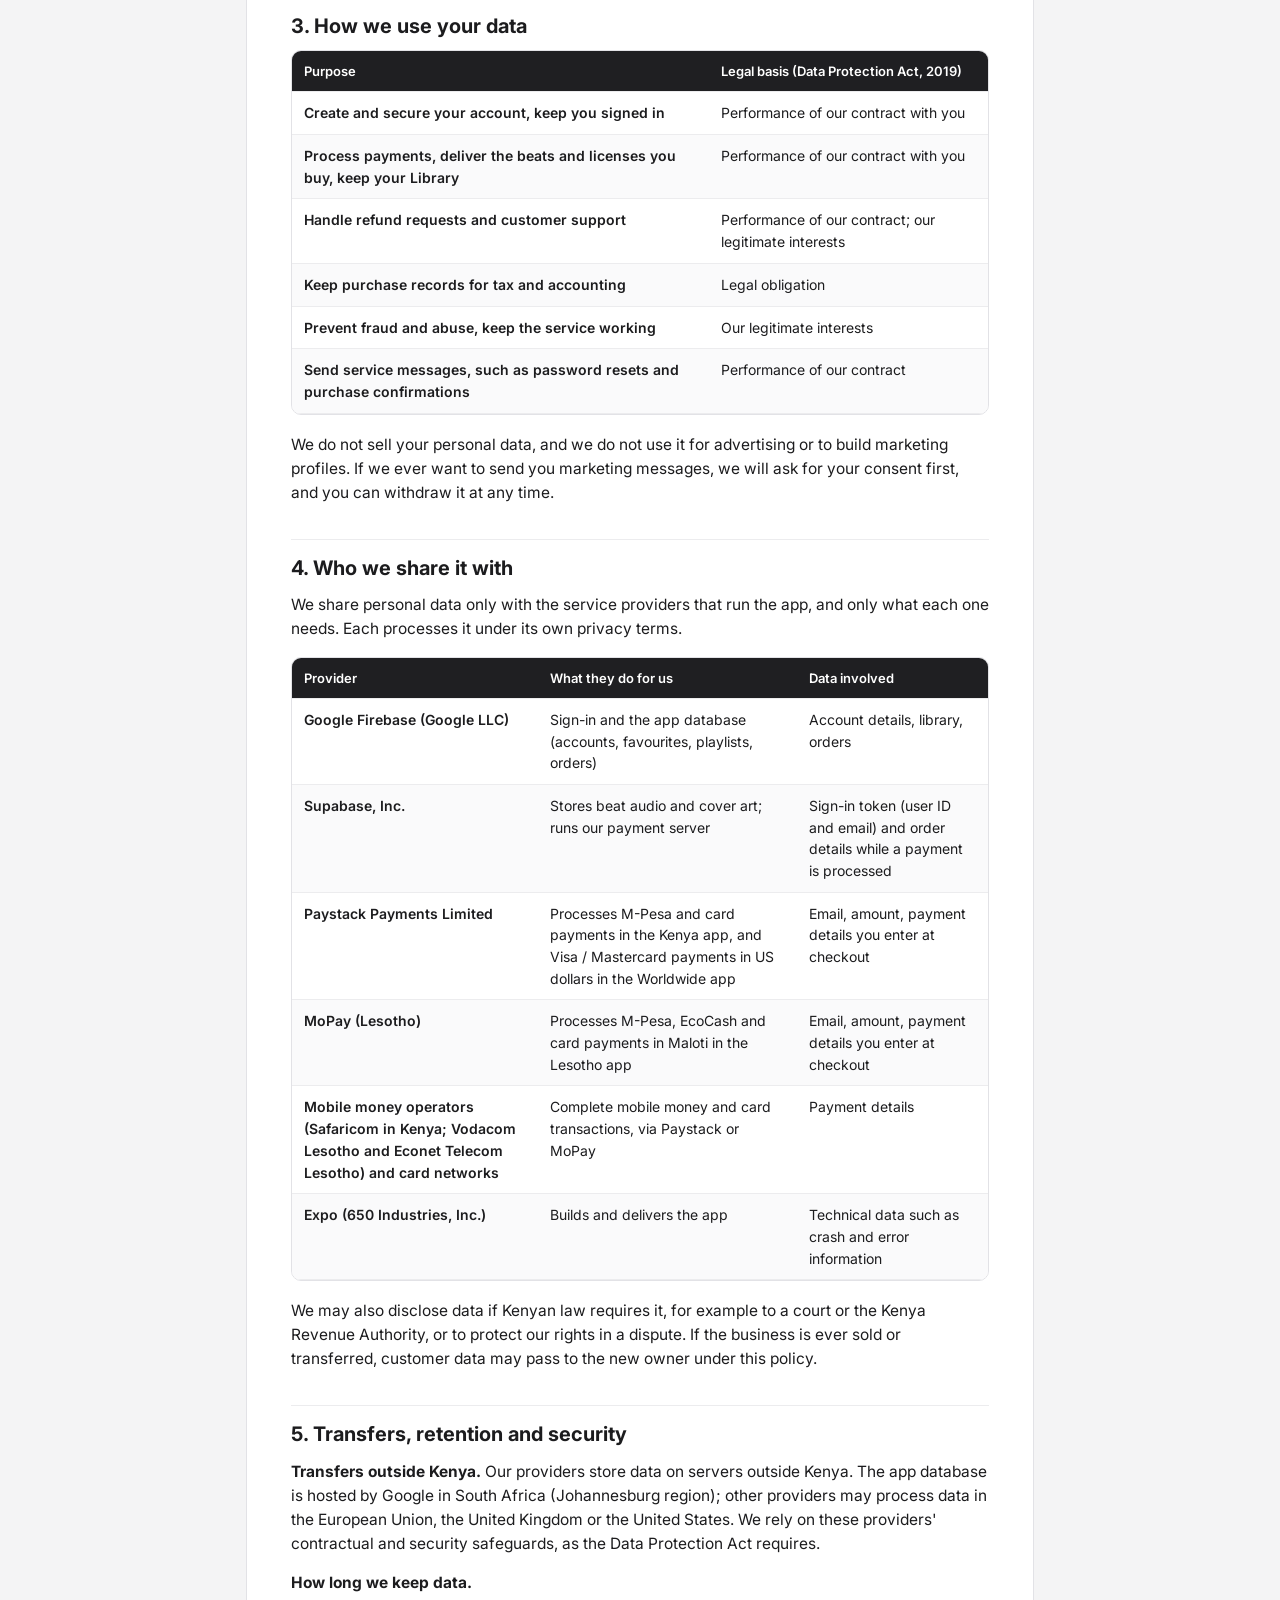
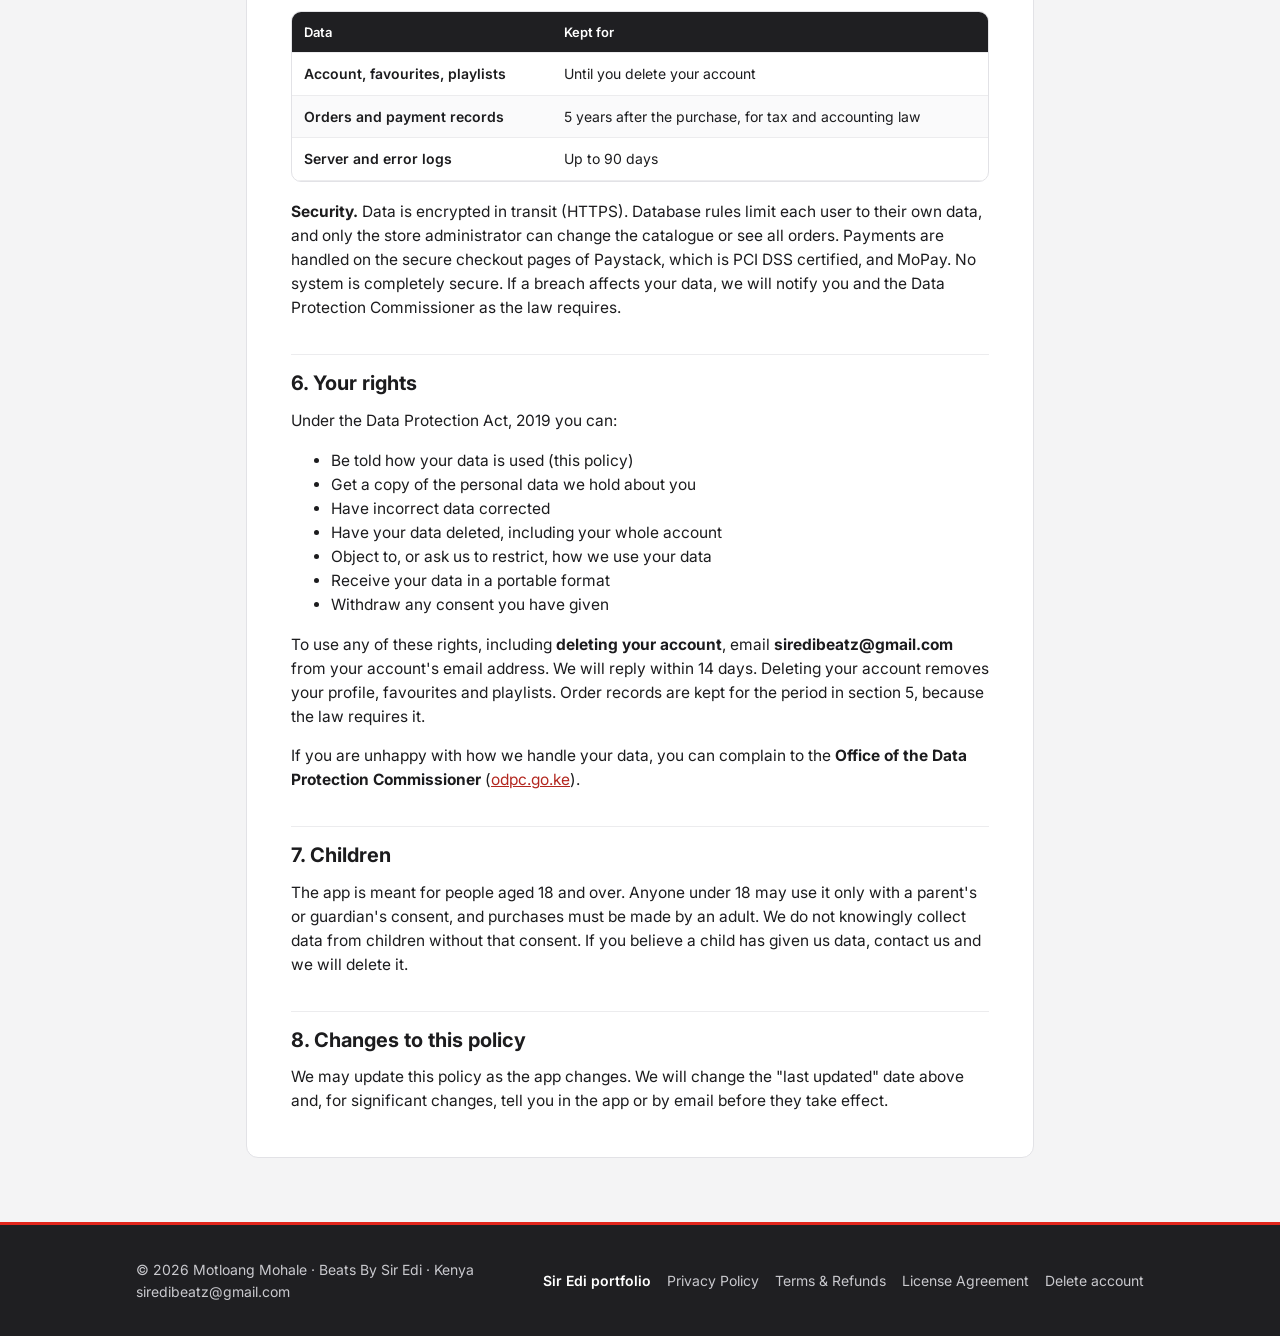
<file: privacy/index.html>
<!doctype html>
<html lang="en"><head>
<meta charset="utf-8"><meta name="viewport" content="width=device-width, initial-scale=1">
<title>Privacy Policy — Beats By Sir Edi</title>
<meta name="description" content="How Beats By Sir Edi collects, uses and protects your personal data under Kenya&#x27;s Data Protection Act, 2019.">
<meta name="theme-color" content="#1F1F22">
<meta name="google-site-verification" content="DZzxBFiekiP2J6a1Lxdx_TllUculVT0xsthz1CfXwkU">
<meta name="google-site-verification" content="oZS-fDHn0k-lZWutrfPwoSkYl9qrLNiUAX5cmMygsvc">
<meta name="author" content="Sir Edi (Motloang Mohale)">
<link rel="canonical" href="https://siredibeatz.github.io/beatsbysiredi/privacy/">

<meta property="og:title" content="Privacy Policy — Beats By Sir Edi"><meta property="og:description" content="How Beats By Sir Edi collects, uses and protects your personal data under Kenya&#x27;s Data Protection Act, 2019."><meta property="og:image" content="../assets/apple-touch-icon.png">
<link rel="icon" href="../assets/favicon.png"><link rel="apple-touch-icon" href="../assets/apple-touch-icon.png">
<link rel="preconnect" href="https://fonts.googleapis.com"><link rel="preconnect" href="https://fonts.gstatic.com" crossorigin><link href="https://fonts.googleapis.com/css2?family=Bebas+Neue&family=Inter:wght@400;500;600;700&display=swap" rel="stylesheet">
<link rel="stylesheet" href="../assets/style.css">
</head><body>
<header class="topbar"><div class="wrap">
  <a class="brand" href="../"><img class="mark" src="../assets/logo-mark.png" alt=""><img class="word" src="../assets/logo-wordmark.png" alt="Beats By Sir Edi"></a>
  <nav class="topnav"><a href="../#features">Features</a><a href="../#licenses">Licenses</a><a href="../#install">Install</a><a href="../license/">License terms</a><a class="pill" href="https://beats-by-sir-edi.web.app/" target="_blank" rel="noopener">Portfolio</a></nav>
</div></header>

<div class="doc-head"><div class="wrap" style="max-width:820px">
  <span class="kicker">BEATS BY SIR EDI</span>
  <h1>Privacy Policy</h1>
  <div class="updated-line">Last updated Nov 3, 2026</div>
  <div class="actions"><a class="btn-ghost" href="https://dhjhxlnjsbumyzcbktzg.supabase.co/storage/v1/object/public/beats/legal/Beats-By-Sir-Edi-Privacy-Policy.pdf"><svg width="16" height="16" viewBox="0 0 24 24" fill="none" stroke="currentColor" stroke-width="2" stroke-linecap="round" stroke-linejoin="round"><path d="M12 4v11m0 0l-4-4m4 4l4-4"/><path d="M5 19h14"/></svg> Download PDF</a><a class="btn-ghost" href="../">Back to home</a></div>
</div></div>
<main class="doc"><div class="paper">
<h2>1. Who we are</h2>
<p>Beats By Sir Edi is a mobile app for streaming and licensing instrumental beats. It is run by <strong>Motloang Mohale</strong>, trading as <strong>Beats By Sir Edi</strong>, based in Kenya ("we", "us"). We are the data controller for the personal data described in this policy.</p>
<p>Contact for privacy questions and requests: <strong>siredibeatz@gmail.com</strong>.</p>
<p>This policy explains what we collect when you use the app, why, who we share it with, and the rights you have under Kenya's Data Protection Act, 2019. By creating an account you confirm you have read it.</p>
<h2>2. What data we collect</h2>
<p>We collect only what the app needs to run your account and your purchases. We do not use advertising, ad trackers or third-party analytics.</p>
<div class="table-scroll"><table>
<thead>
<tr>
<th>Data</th>
<th>Examples</th>
<th>Where it comes from</th>
</tr>
</thead>
<tbody>
<tr>
<td>Account details</td>
<td>Your name, email address, password</td>
<td>You, when you sign up. Your password is handled by Firebase Authentication and is never visible to us.</td>
</tr>
<tr>
<td>Library and preferences</td>
<td>Favourite beats, playlists you create</td>
<td>You, as you use the app</td>
</tr>
<tr>
<td>Orders</td>
<td>Beat and license bought, the US dollar price and the amount and currency you paid (KSh, Maloti or US$), payment method type (M-Pesa, EcoCash or card), app edition (Kenya, Lesotho or Worldwide), payment reference, date, refund status</td>
<td>Created when a payment succeeds</td>
</tr>
<tr>
<td>Payment details</td>
<td>M-Pesa or EcoCash phone number, card details</td>
<td>You enter these on the secure checkout page of Paystack (Kenya and Worldwide apps) or MoPay (Lesotho app). We never receive your full card number, PIN or mobile money PIN. The provider may share limited details with us, such as the phone number used or the last four digits of a card.</td>
</tr>
<tr>
<td>Technical data</td>
<td>Sign-in tokens, error logs, IP address in server logs</td>
<td>Your device and our service providers, automatically</td>
</tr>
<tr>
<td>On your device only</td>
<td>Volume setting, cached audio previews, downloaded beats</td>
<td>Stored on your phone; not sent to us</td>
</tr>
</tbody>
</table></div>
<p>We do not collect your location, contacts, camera or microphone. The app asks for access to your photos only if you are the store administrator uploading cover art.</p>
<h2>3. How we use your data</h2>
<div class="table-scroll"><table>
<thead>
<tr>
<th>Purpose</th>
<th>Legal basis (Data Protection Act, 2019)</th>
</tr>
</thead>
<tbody>
<tr>
<td>Create and secure your account, keep you signed in</td>
<td>Performance of our contract with you</td>
</tr>
<tr>
<td>Process payments, deliver the beats and licenses you buy, keep your Library</td>
<td>Performance of our contract with you</td>
</tr>
<tr>
<td>Handle refund requests and customer support</td>
<td>Performance of our contract; our legitimate interests</td>
</tr>
<tr>
<td>Keep purchase records for tax and accounting</td>
<td>Legal obligation</td>
</tr>
<tr>
<td>Prevent fraud and abuse, keep the service working</td>
<td>Our legitimate interests</td>
</tr>
<tr>
<td>Send service messages, such as password resets and purchase confirmations</td>
<td>Performance of our contract</td>
</tr>
</tbody>
</table></div>
<p>We do not sell your personal data, and we do not use it for advertising or to build marketing profiles. If we ever want to send you marketing messages, we will ask for your consent first, and you can withdraw it at any time.</p>
<h2>4. Who we share it with</h2>
<p>We share personal data only with the service providers that run the app, and only what each one needs. Each processes it under its own privacy terms.</p>
<div class="table-scroll"><table>
<thead>
<tr>
<th>Provider</th>
<th>What they do for us</th>
<th>Data involved</th>
</tr>
</thead>
<tbody>
<tr>
<td>Google Firebase (Google LLC)</td>
<td>Sign-in and the app database (accounts, favourites, playlists, orders)</td>
<td>Account details, library, orders</td>
</tr>
<tr>
<td>Supabase, Inc.</td>
<td>Stores beat audio and cover art; runs our payment server</td>
<td>Sign-in token (user ID and email) and order details while a payment is processed</td>
</tr>
<tr>
<td>Paystack Payments Limited</td>
<td>Processes M-Pesa and card payments in the Kenya app, and Visa / Mastercard payments in US dollars in the Worldwide app</td>
<td>Email, amount, payment details you enter at checkout</td>
</tr>
<tr>
<td>MoPay (Lesotho)</td>
<td>Processes M-Pesa, EcoCash and card payments in Maloti in the Lesotho app</td>
<td>Email, amount, payment details you enter at checkout</td>
</tr>
<tr>
<td>Mobile money operators (Safaricom in Kenya; Vodacom Lesotho and Econet Telecom Lesotho) and card networks</td>
<td>Complete mobile money and card transactions, via Paystack or MoPay</td>
<td>Payment details</td>
</tr>
<tr>
<td>Expo (650 Industries, Inc.)</td>
<td>Builds and delivers the app</td>
<td>Technical data such as crash and error information</td>
</tr>
</tbody>
</table></div>
<p>We may also disclose data if Kenyan law requires it, for example to a court or the Kenya Revenue Authority, or to protect our rights in a dispute. If the business is ever sold or transferred, customer data may pass to the new owner under this policy.</p>
<h2>5. Transfers, retention and security</h2>
<p><strong>Transfers outside Kenya.</strong> Our providers store data on servers outside Kenya. The app database is hosted by Google in South Africa (Johannesburg region); other providers may process data in the European Union, the United Kingdom or the United States. We rely on these providers' contractual and security safeguards, as the Data Protection Act requires.</p>
<p><strong>How long we keep data.</strong></p>
<div class="table-scroll"><table>
<thead>
<tr>
<th>Data</th>
<th>Kept for</th>
</tr>
</thead>
<tbody>
<tr>
<td>Account, favourites, playlists</td>
<td>Until you delete your account</td>
</tr>
<tr>
<td>Orders and payment records</td>
<td>5 years after the purchase, for tax and accounting law</td>
</tr>
<tr>
<td>Server and error logs</td>
<td>Up to 90 days</td>
</tr>
</tbody>
</table></div>
<p><strong>Security.</strong> Data is encrypted in transit (HTTPS). Database rules limit each user to their own data, and only the store administrator can change the catalogue or see all orders. Payments are handled on the secure checkout pages of Paystack, which is PCI DSS certified, and MoPay. No system is completely secure. If a breach affects your data, we will notify you and the Data Protection Commissioner as the law requires.</p>
<h2>6. Your rights</h2>
<p>Under the Data Protection Act, 2019 you can:</p>
<ul>
<li>Be told how your data is used (this policy)</li>
<li>Get a copy of the personal data we hold about you</li>
<li>Have incorrect data corrected</li>
<li>Have your data deleted, including your whole account</li>
<li>Object to, or ask us to restrict, how we use your data</li>
<li>Receive your data in a portable format</li>
<li>Withdraw any consent you have given</li>
</ul>
<p>To use any of these rights, including <strong>deleting your account</strong>, email <strong>siredibeatz@gmail.com</strong> from your account's email address. We will reply within 14 days. Deleting your account removes your profile, favourites and playlists. Order records are kept for the period in section 5, because the law requires it.</p>
<p>If you are unhappy with how we handle your data, you can complain to the <strong>Office of the Data Protection Commissioner</strong> (<a href="https://www.odpc.go.ke">odpc.go.ke</a>).</p>
<h2>7. Children</h2>
<p>The app is meant for people aged 18 and over. Anyone under 18 may use it only with a parent's or guardian's consent, and purchases must be made by an adult. We do not knowingly collect data from children without that consent. If you believe a child has given us data, contact us and we will delete it.</p>
<h2>8. Changes to this policy</h2>
<p>We may update this policy as the app changes. We will change the "last updated" date above and, for significant changes, tell you in the app or by email before they take effect.</p>
</div></main>
<footer><div class="wrap">
  <div>© <span id="year">2026</span> Motloang Mohale · Beats By Sir Edi · Kenya<br><a href="mailto:siredibeatz@gmail.com">siredibeatz@gmail.com</a></div>
  <nav><a class="portfolio-link" href="https://beats-by-sir-edi.web.app/" target="_blank" rel="noopener">Sir Edi portfolio</a><a href="../privacy/">Privacy Policy</a><a href="../terms/">Terms &amp; Refunds</a><a href="../license/">License Agreement</a><a href="../delete-account/">Delete account</a></nav>
</div></footer>
<script src="../assets/config.js"></script><script src="../assets/site.js"></script>
</body></html>
</file>
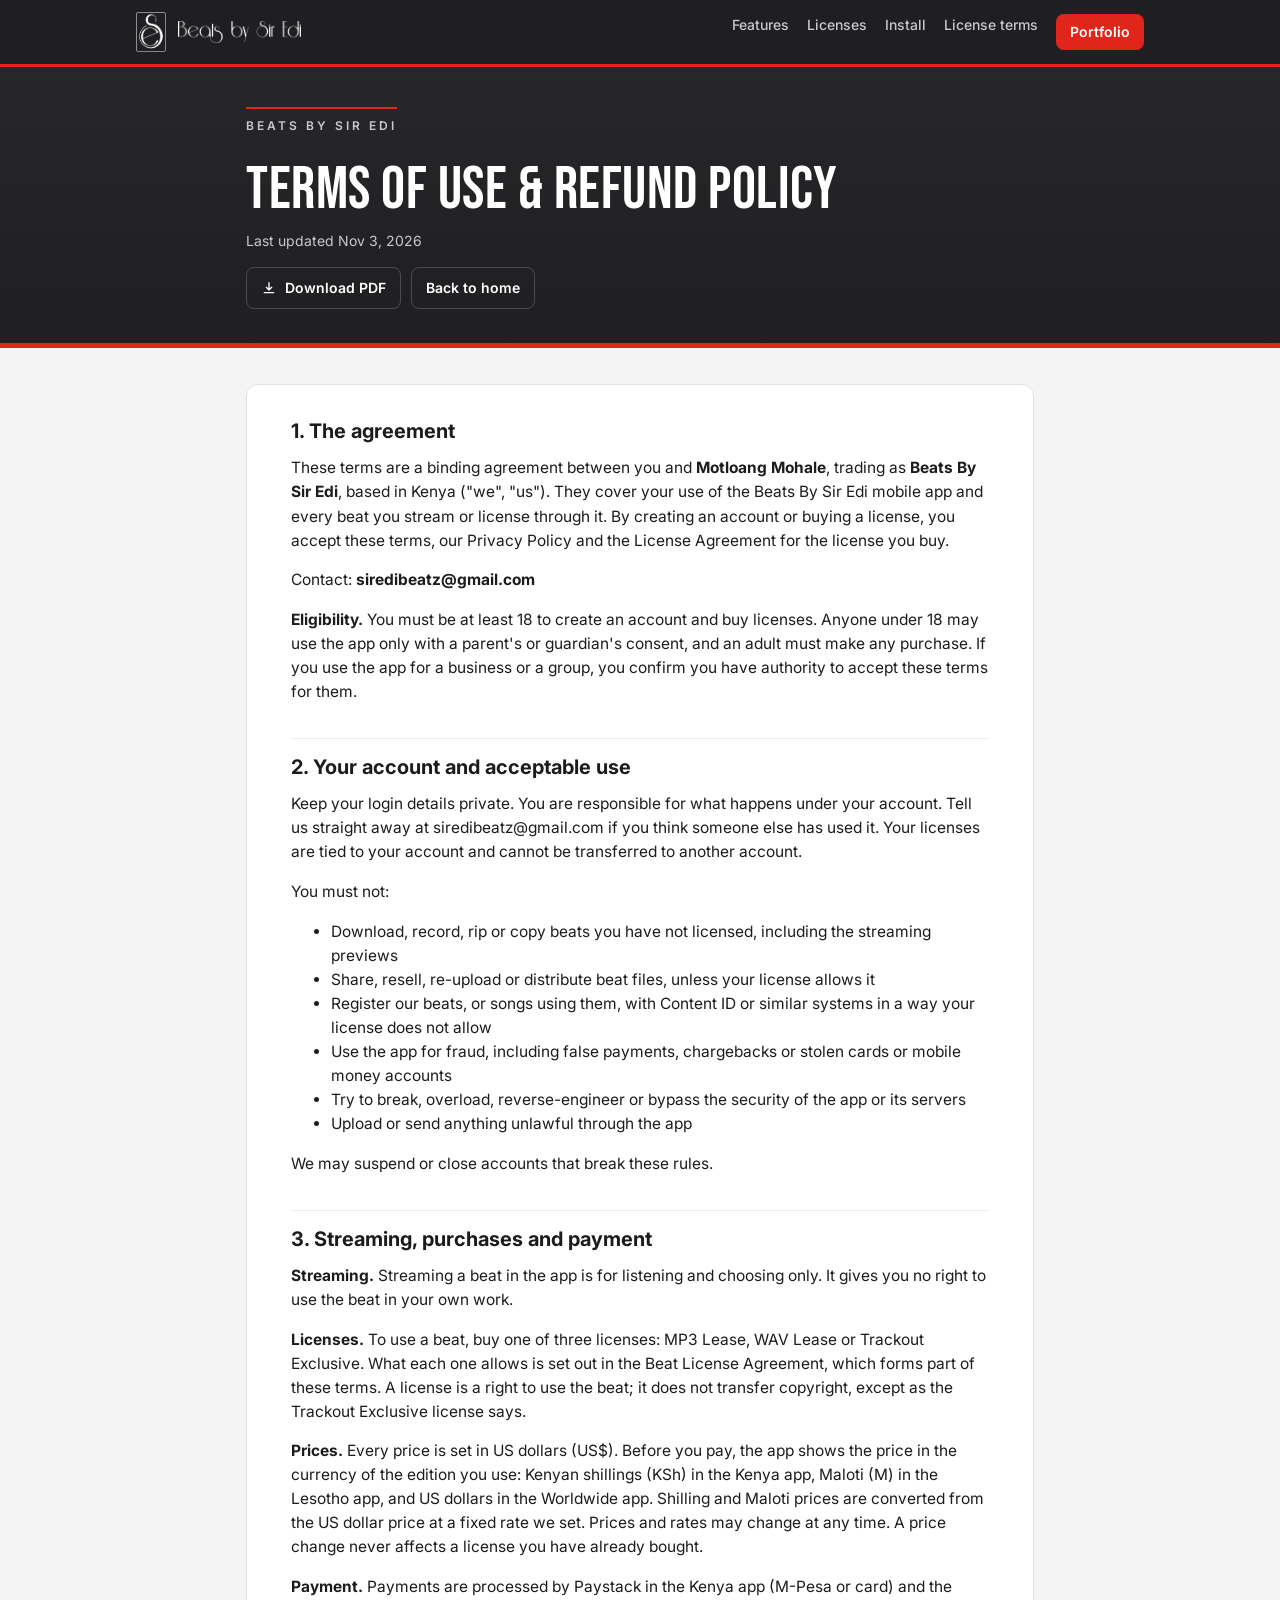
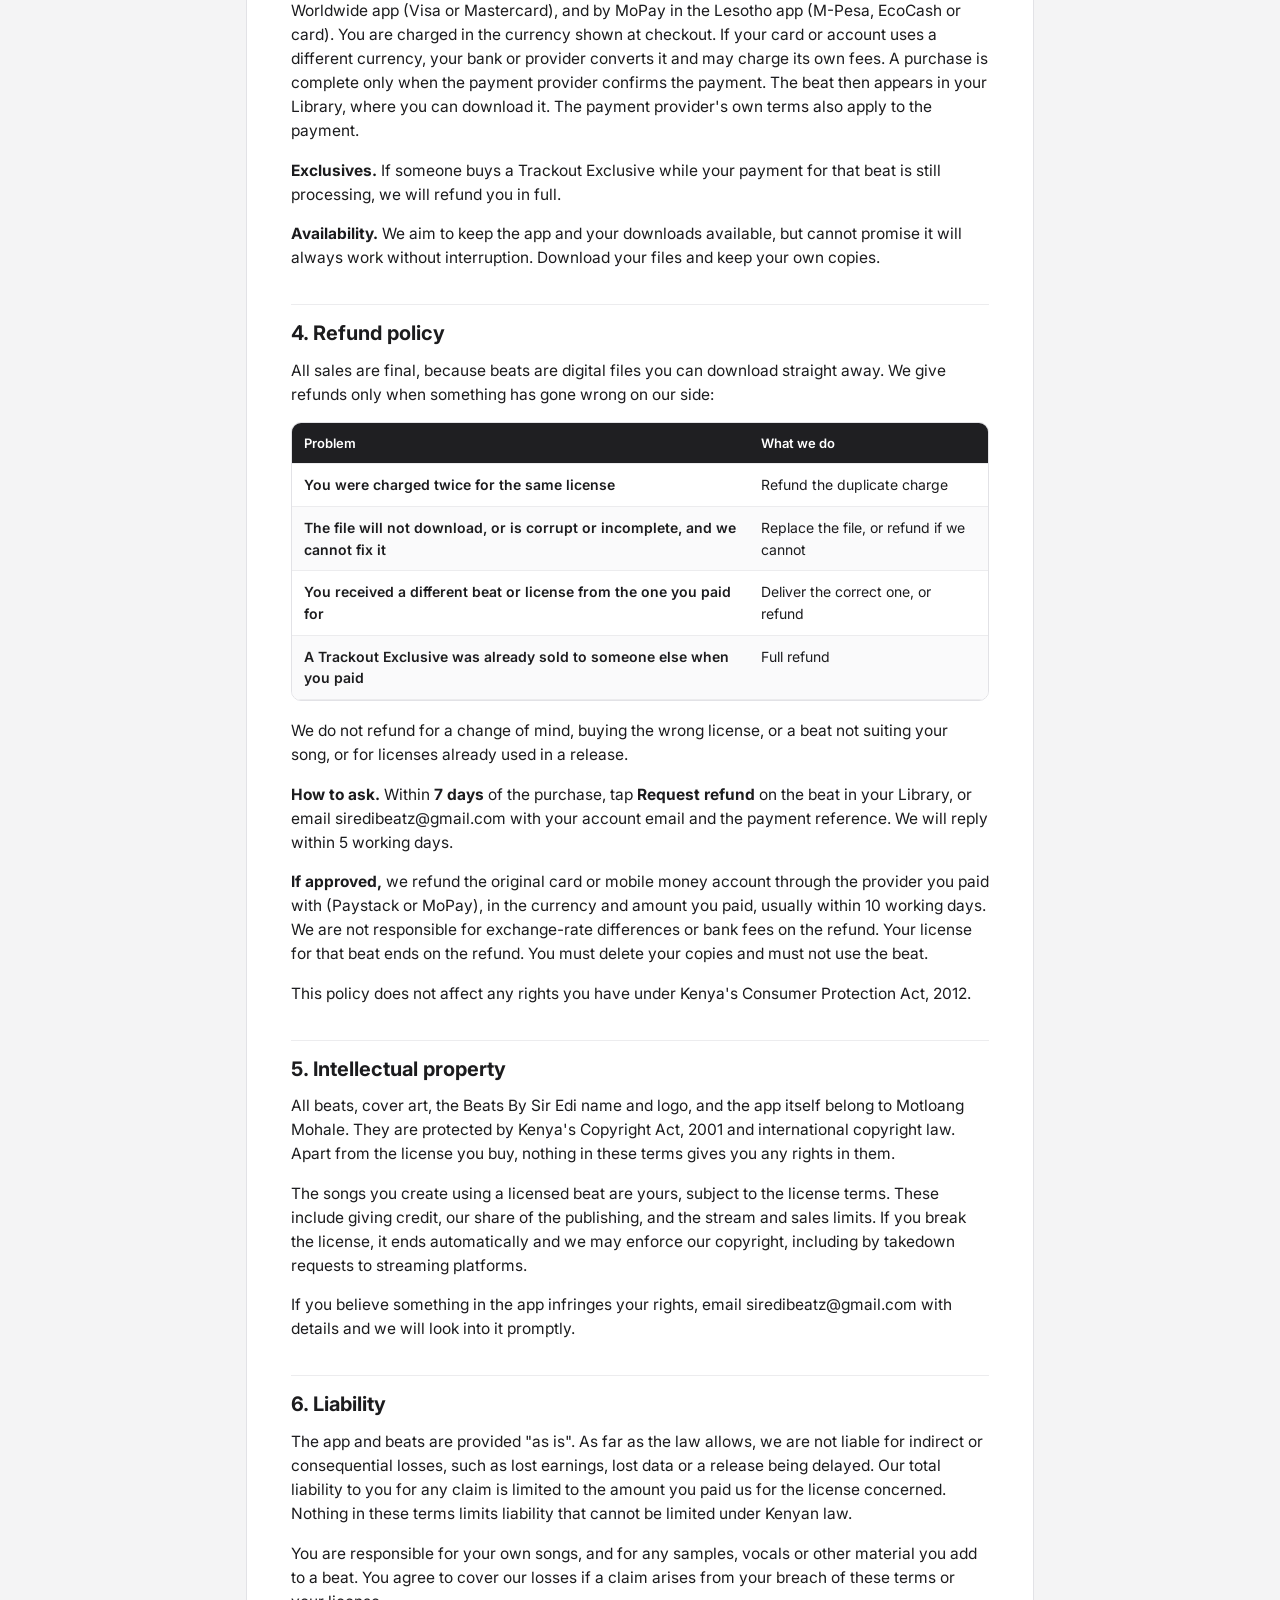
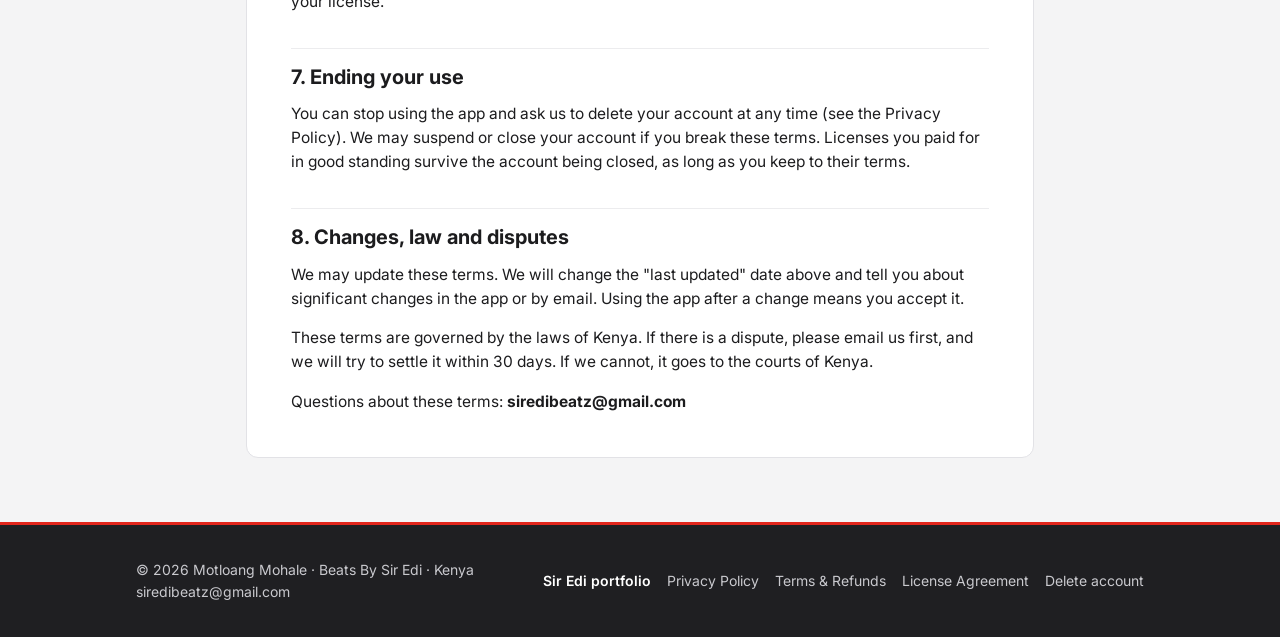
<file: terms/index.html>
<!doctype html>
<html lang="en"><head>
<meta charset="utf-8"><meta name="viewport" content="width=device-width, initial-scale=1">
<title>Terms of Use &amp; Refund Policy — Beats By Sir Edi</title>
<meta name="description" content="The terms for using the Beats By Sir Edi app, buying licenses and requesting refunds.">
<meta name="theme-color" content="#1F1F22">
<meta name="google-site-verification" content="DZzxBFiekiP2J6a1Lxdx_TllUculVT0xsthz1CfXwkU">
<meta name="google-site-verification" content="oZS-fDHn0k-lZWutrfPwoSkYl9qrLNiUAX5cmMygsvc">
<meta name="author" content="Sir Edi (Motloang Mohale)">
<link rel="canonical" href="https://siredibeatz.github.io/beatsbysiredi/terms/">

<meta property="og:title" content="Terms of Use &amp; Refund Policy — Beats By Sir Edi"><meta property="og:description" content="The terms for using the Beats By Sir Edi app, buying licenses and requesting refunds."><meta property="og:image" content="../assets/apple-touch-icon.png">
<link rel="icon" href="../assets/favicon.png"><link rel="apple-touch-icon" href="../assets/apple-touch-icon.png">
<link rel="preconnect" href="https://fonts.googleapis.com"><link rel="preconnect" href="https://fonts.gstatic.com" crossorigin><link href="https://fonts.googleapis.com/css2?family=Bebas+Neue&family=Inter:wght@400;500;600;700&display=swap" rel="stylesheet">
<link rel="stylesheet" href="../assets/style.css">
</head><body>
<header class="topbar"><div class="wrap">
  <a class="brand" href="../"><img class="mark" src="../assets/logo-mark.png" alt=""><img class="word" src="../assets/logo-wordmark.png" alt="Beats By Sir Edi"></a>
  <nav class="topnav"><a href="../#features">Features</a><a href="../#licenses">Licenses</a><a href="../#install">Install</a><a href="../license/">License terms</a><a class="pill" href="https://beats-by-sir-edi.web.app/" target="_blank" rel="noopener">Portfolio</a></nav>
</div></header>

<div class="doc-head"><div class="wrap" style="max-width:820px">
  <span class="kicker">BEATS BY SIR EDI</span>
  <h1>Terms of Use &amp; Refund Policy</h1>
  <div class="updated-line">Last updated Nov 3, 2026</div>
  <div class="actions"><a class="btn-ghost" href="https://dhjhxlnjsbumyzcbktzg.supabase.co/storage/v1/object/public/beats/legal/Beats-By-Sir-Edi-Terms-and-Refund-Policy.pdf"><svg width="16" height="16" viewBox="0 0 24 24" fill="none" stroke="currentColor" stroke-width="2" stroke-linecap="round" stroke-linejoin="round"><path d="M12 4v11m0 0l-4-4m4 4l4-4"/><path d="M5 19h14"/></svg> Download PDF</a><a class="btn-ghost" href="../">Back to home</a></div>
</div></div>
<main class="doc"><div class="paper">
<h2>1. The agreement</h2>
<p>These terms are a binding agreement between you and <strong>Motloang Mohale</strong>, trading as <strong>Beats By Sir Edi</strong>, based in Kenya ("we", "us"). They cover your use of the Beats By Sir Edi mobile app and every beat you stream or license through it. By creating an account or buying a license, you accept these terms, our Privacy Policy and the License Agreement for the license you buy.</p>
<p>Contact: <strong>siredibeatz@gmail.com</strong></p>
<p><strong>Eligibility.</strong> You must be at least 18 to create an account and buy licenses. Anyone under 18 may use the app only with a parent's or guardian's consent, and an adult must make any purchase. If you use the app for a business or a group, you confirm you have authority to accept these terms for them.</p>
<h2>2. Your account and acceptable use</h2>
<p>Keep your login details private. You are responsible for what happens under your account. Tell us straight away at siredibeatz@gmail.com if you think someone else has used it. Your licenses are tied to your account and cannot be transferred to another account.</p>
<p>You must not:</p>
<ul>
<li>Download, record, rip or copy beats you have not licensed, including the streaming previews</li>
<li>Share, resell, re-upload or distribute beat files, unless your license allows it</li>
<li>Register our beats, or songs using them, with Content ID or similar systems in a way your license does not allow</li>
<li>Use the app for fraud, including false payments, chargebacks or stolen cards or mobile money accounts</li>
<li>Try to break, overload, reverse-engineer or bypass the security of the app or its servers</li>
<li>Upload or send anything unlawful through the app</li>
</ul>
<p>We may suspend or close accounts that break these rules.</p>
<h2>3. Streaming, purchases and payment</h2>
<p><strong>Streaming.</strong> Streaming a beat in the app is for listening and choosing only. It gives you no right to use the beat in your own work.</p>
<p><strong>Licenses.</strong> To use a beat, buy one of three licenses: MP3 Lease, WAV Lease or Trackout Exclusive. What each one allows is set out in the Beat License Agreement, which forms part of these terms. A license is a right to use the beat; it does not transfer copyright, except as the Trackout Exclusive license says.</p>
<p><strong>Prices.</strong> Every price is set in US dollars (US$). Before you pay, the app shows the price in the currency of the edition you use: Kenyan shillings (KSh) in the Kenya app, Maloti (M) in the Lesotho app, and US dollars in the Worldwide app. Shilling and Maloti prices are converted from the US dollar price at a fixed rate we set. Prices and rates may change at any time. A price change never affects a license you have already bought.</p>
<p><strong>Payment.</strong> Payments are processed by Paystack in the Kenya app (M-Pesa or card) and the Worldwide app (Visa or Mastercard), and by MoPay in the Lesotho app (M-Pesa, EcoCash or card). You are charged in the currency shown at checkout. If your card or account uses a different currency, your bank or provider converts it and may charge its own fees. A purchase is complete only when the payment provider confirms the payment. The beat then appears in your Library, where you can download it. The payment provider's own terms also apply to the payment.</p>
<p><strong>Exclusives.</strong> If someone buys a Trackout Exclusive while your payment for that beat is still processing, we will refund you in full.</p>
<p><strong>Availability.</strong> We aim to keep the app and your downloads available, but cannot promise it will always work without interruption. Download your files and keep your own copies.</p>
<h2>4. Refund policy</h2>
<p>All sales are final, because beats are digital files you can download straight away. We give refunds only when something has gone wrong on our side:</p>
<div class="table-scroll"><table>
<thead>
<tr>
<th>Problem</th>
<th>What we do</th>
</tr>
</thead>
<tbody>
<tr>
<td>You were charged twice for the same license</td>
<td>Refund the duplicate charge</td>
</tr>
<tr>
<td>The file will not download, or is corrupt or incomplete, and we cannot fix it</td>
<td>Replace the file, or refund if we cannot</td>
</tr>
<tr>
<td>You received a different beat or license from the one you paid for</td>
<td>Deliver the correct one, or refund</td>
</tr>
<tr>
<td>A Trackout Exclusive was already sold to someone else when you paid</td>
<td>Full refund</td>
</tr>
</tbody>
</table></div>
<p>We do not refund for a change of mind, buying the wrong license, or a beat not suiting your song, or for licenses already used in a release.</p>
<p><strong>How to ask.</strong> Within <strong>7 days</strong> of the purchase, tap <strong>Request refund</strong> on the beat in your Library, or email siredibeatz@gmail.com with your account email and the payment reference. We will reply within 5 working days.</p>
<p><strong>If approved,</strong> we refund the original card or mobile money account through the provider you paid with (Paystack or MoPay), in the currency and amount you paid, usually within 10 working days. We are not responsible for exchange-rate differences or bank fees on the refund. Your license for that beat ends on the refund. You must delete your copies and must not use the beat.</p>
<p>This policy does not affect any rights you have under Kenya's Consumer Protection Act, 2012.</p>
<h2>5. Intellectual property</h2>
<p>All beats, cover art, the Beats By Sir Edi name and logo, and the app itself belong to Motloang Mohale. They are protected by Kenya's Copyright Act, 2001 and international copyright law. Apart from the license you buy, nothing in these terms gives you any rights in them.</p>
<p>The songs you create using a licensed beat are yours, subject to the license terms. These include giving credit, our share of the publishing, and the stream and sales limits. If you break the license, it ends automatically and we may enforce our copyright, including by takedown requests to streaming platforms.</p>
<p>If you believe something in the app infringes your rights, email siredibeatz@gmail.com with details and we will look into it promptly.</p>
<h2>6. Liability</h2>
<p>The app and beats are provided "as is". As far as the law allows, we are not liable for indirect or consequential losses, such as lost earnings, lost data or a release being delayed. Our total liability to you for any claim is limited to the amount you paid us for the license concerned. Nothing in these terms limits liability that cannot be limited under Kenyan law.</p>
<p>You are responsible for your own songs, and for any samples, vocals or other material you add to a beat. You agree to cover our losses if a claim arises from your breach of these terms or your license.</p>
<h2>7. Ending your use</h2>
<p>You can stop using the app and ask us to delete your account at any time (see the Privacy Policy). We may suspend or close your account if you break these terms. Licenses you paid for in good standing survive the account being closed, as long as you keep to their terms.</p>
<h2>8. Changes, law and disputes</h2>
<p>We may update these terms. We will change the "last updated" date above and tell you about significant changes in the app or by email. Using the app after a change means you accept it.</p>
<p>These terms are governed by the laws of Kenya. If there is a dispute, please email us first, and we will try to settle it within 30 days. If we cannot, it goes to the courts of Kenya.</p>
<p>Questions about these terms: <strong>siredibeatz@gmail.com</strong></p>
</div></main>
<footer><div class="wrap">
  <div>© <span id="year">2026</span> Motloang Mohale · Beats By Sir Edi · Kenya<br><a href="mailto:siredibeatz@gmail.com">siredibeatz@gmail.com</a></div>
  <nav><a class="portfolio-link" href="https://beats-by-sir-edi.web.app/" target="_blank" rel="noopener">Sir Edi portfolio</a><a href="../privacy/">Privacy Policy</a><a href="../terms/">Terms &amp; Refunds</a><a href="../license/">License Agreement</a><a href="../delete-account/">Delete account</a></nav>
</div></footer>
<script src="../assets/config.js"></script><script src="../assets/site.js"></script>
</body></html>
</file>
<file: assets/style.css>
/* Beats By Sir Edi — same palette as the app: charcoal, greys, white, one red accent. */
:root {
  --bg: #F4F4F5;
  --surface: #FFFFFF;
  --surface-2: #ECECEE;
  --line: #E2E2E6;
  --text: #1C1C1E;
  --muted: #6E6E73;
  --charcoal: #1F1F22;
  --charcoal-2: #27272A;
  --red: #E1251B;
  --red-dim: #B3261E;
  --on-dark: #FFFFFF;
  --on-dark-muted: #C9C9CE;
  --radius: 12px;
  --display: 'Bebas Neue', Impact, 'Arial Narrow', sans-serif;
  --sans: 'Inter', system-ui, -apple-system, 'Segoe UI', Roboto, Arial, sans-serif;
}
* { box-sizing: border-box; }
html { -webkit-text-size-adjust: 100%; }
body { margin: 0; background: var(--bg); color: var(--text); font: 16px/1.55 var(--sans); }
a { color: var(--red-dim); }
img { max-width: 100%; display: block; }
.wrap { width: 100%; max-width: 1040px; margin: 0 auto; padding: 0 16px; }

/* Top bar — like the app */
.topbar { background: var(--charcoal); border-bottom: 3px solid var(--red); }
.topbar .wrap { display: flex; align-items: center; justify-content: space-between; height: 64px; gap: 12px; }
.brand { display: flex; align-items: center; gap: 12px; text-decoration: none; min-width: 0; }
.brand .mark { height: 40px; width: auto; }
.brand .word { height: 22px; width: auto; }
.topnav { display: flex; gap: 18px; }
.topnav a { color: var(--on-dark-muted); text-decoration: none; font-size: 14px; font-weight: 500; }
.topnav a:hover { color: var(--on-dark); }
@media (max-width: 640px) { .topnav { display: none; } .brand .word { height: 18px; } }

/* Hero */
.hero { background: linear-gradient(180deg, var(--charcoal-2), var(--charcoal)); color: var(--on-dark); padding: 64px 0 72px; position: relative; overflow: hidden; }
.hero::after { content: ''; position: absolute; left: 0; right: 0; bottom: 0; height: 6px; background: var(--red); }
.hero .wrap { display: grid; grid-template-columns: 1.15fr 0.85fr; gap: 40px; align-items: center; }
.kicker { display: inline-block; font-size: 12px; font-weight: 600; letter-spacing: 3px; color: var(--on-dark-muted); border-top: 2px solid var(--red); padding-top: 8px; margin-bottom: 18px; }
.hero h1 { font-family: var(--display); font-weight: 400; font-size: clamp(48px, 9vw, 88px); line-height: 0.95; letter-spacing: 1px; margin: 0 0 18px; }
.hero h1 .red { color: var(--red); }
.hero p.lead { color: var(--on-dark-muted); font-size: 18px; max-width: 520px; margin: 0 0 28px; }
.cta { display: flex; flex-wrap: wrap; gap: 12px; align-items: center; }
.btn { display: inline-flex; align-items: center; gap: 10px; text-decoration: none; font-weight: 700; border-radius: 10px; padding: 14px 22px; font-size: 16px; }
.btn-red { background: var(--red); color: #fff; box-shadow: 0 8px 24px rgba(225, 37, 27, 0.35); }
.btn-red:hover { background: #c81f16; }
.btn svg { width: 20px; height: 20px; }
.meta { color: var(--on-dark-muted); font-size: 13px; margin-top: 12px; }
.play { display: inline-flex; align-items: center; gap: 10px; border: 1px solid #4A4A50; border-radius: 10px; padding: 8px 16px; color: #fff; text-decoration: none; background: #000; }
.play.soon { opacity: 0.55; cursor: default; }
.play svg { width: 22px; height: 22px; }
.play-text { display: flex; flex-direction: column; line-height: 1.1; }
.play-top { font-size: 9px; letter-spacing: 1px; }
.play-name { font-size: 17px; font-weight: 600; }
.hero-art { justify-self: center; position: relative; }
.phone { width: 250px; max-width: 70vw; aspect-ratio: 9 / 18; border-radius: 34px; background: #111113; border: 8px solid #2E2E33; box-shadow: 0 30px 60px rgba(0,0,0,0.45); overflow: hidden; display: flex; flex-direction: column; }
.phone .p-top { background: var(--charcoal); border-bottom: 2px solid var(--red); padding: 16px 14px 10px; display: flex; align-items: center; gap: 8px; }
.phone .p-top img { height: 20px; }
.phone .p-body { flex: 1; background: var(--bg); padding: 12px; display: grid; grid-template-columns: 1fr 1fr; gap: 8px; align-content: start; }
.pad { aspect-ratio: 1; border-radius: 10px; background: linear-gradient(145deg, #3A3A40, #1F1F22); position: relative; }
.pad:nth-child(3n) { background: linear-gradient(145deg, #E1251B, #8E1711); }
.pad:nth-child(4n) { background: linear-gradient(145deg, #6E6E73, #3A3A40); }
.phone .p-bar { background: var(--surface); border-top: 1px solid var(--line); height: 44px; display: flex; align-items: center; gap: 8px; padding: 0 12px; }
.phone .p-bar .dot { width: 24px; height: 24px; border-radius: 6px; background: var(--red); }
.phone .p-bar .ln { flex: 1; height: 6px; border-radius: 3px; background: var(--surface-2); }
@media (max-width: 820px) { .hero .wrap { grid-template-columns: 1fr; } .hero-art { display: none; } .hero { padding: 44px 0 52px; } }

/* Sections */
section { padding: 64px 0; }
.section-tag { font-size: 12px; font-weight: 700; letter-spacing: 2.4px; color: var(--red); text-transform: uppercase; margin: 0 0 6px; }
h2 { font-family: var(--display); font-weight: 400; font-size: clamp(34px, 6vw, 48px); letter-spacing: 0.5px; line-height: 1; margin: 0 0 24px; }
.grid-3 { display: grid; grid-template-columns: repeat(3, 1fr); gap: 16px; }
.grid-4 { display: grid; grid-template-columns: repeat(4, 1fr); gap: 16px; }
@media (max-width: 900px) { .grid-4 { grid-template-columns: repeat(2, 1fr); } }
@media (max-width: 720px) { .grid-3 { grid-template-columns: 1fr; } }
@media (max-width: 480px) { .grid-4 { grid-template-columns: 1fr; } }
.card { background: var(--surface); border: 1px solid var(--line); border-radius: var(--radius); padding: 22px; }
.card h3 { margin: 10px 0 6px; font-size: 17px; }
.card p { margin: 0; color: var(--muted); font-size: 15px; }
.icon { width: 40px; height: 40px; border-radius: 10px; background: var(--charcoal); display: grid; place-items: center; }
.icon svg { width: 20px; height: 20px; stroke: #fff; fill: none; stroke-width: 1.8; stroke-linecap: round; stroke-linejoin: round; }
.step { display: flex; gap: 14px; align-items: flex-start; }
.num { flex: none; width: 34px; height: 34px; border-radius: 50%; background: var(--red); color: #fff; font-weight: 700; display: grid; place-items: center; }

/* Licenses */
.lic { display: flex; flex-direction: column; }
.lic.featured { border: 2px solid var(--red); }
.lic .name { font-family: var(--display); font-size: 30px; letter-spacing: 0.5px; line-height: 1; margin: 6px 0 2px; }
.lic ul { list-style: none; padding: 0; margin: 14px 0 0; }
.lic li { padding: 8px 0; border-top: 1px solid var(--surface-2); font-size: 14.5px; display: flex; gap: 8px; }
.lic li::before { content: ''; flex: none; width: 6px; height: 6px; margin-top: 8px; border-radius: 50%; background: var(--red); }
.badge { display: inline-block; font-size: 11px; font-weight: 700; letter-spacing: 1.2px; color: var(--red-dim); background: rgba(225, 37, 27, 0.08); border-radius: 6px; padding: 3px 8px; }

/* Dark band */
.band { background: var(--charcoal); color: var(--on-dark); border-top: 4px solid var(--red); }
.band p { color: var(--on-dark-muted); }

/* Legal pages */
.doc-head { background: linear-gradient(180deg, var(--charcoal-2), var(--charcoal)); color: #fff; padding: 40px 0 34px; border-bottom: 5px solid var(--red); }
.doc-head h1 { font-family: var(--display); font-weight: 400; font-size: clamp(40px, 7vw, 60px); line-height: 1; margin: 6px 0 10px; letter-spacing: 0.5px; }
.doc-head .actions { display: flex; flex-wrap: wrap; gap: 10px; margin-top: 16px; }
.btn-ghost { display: inline-flex; align-items: center; gap: 8px; border: 1px solid #4A4A50; color: #fff; text-decoration: none; border-radius: 8px; padding: 9px 14px; font-size: 14px; font-weight: 600; }
.btn-ghost:hover { border-color: var(--red); }
.doc { max-width: 820px; margin: 0 auto; padding: 36px 16px 64px; }
.doc .paper { background: var(--surface); border: 1px solid var(--line); border-radius: var(--radius); padding: 28px clamp(18px, 4vw, 44px); }
.doc h1 { display: none; }
.doc h2 { font-family: var(--sans); font-weight: 700; font-size: 20px; letter-spacing: 0; margin: 34px 0 10px; padding-top: 18px; border-top: 1px solid var(--surface-2); }
.doc h2:first-of-type { border-top: 0; padding-top: 0; margin-top: 8px; }
.doc p, .doc li { font-size: 15.5px; }
.doc .updated { color: var(--muted); font-size: 14px; margin: 0 0 6px; }
.table-scroll { overflow-x: auto; margin: 14px 0 18px; border: 1px solid var(--line); border-radius: 10px; }
.doc table { border-collapse: collapse; width: 100%; min-width: 520px; font-size: 14px; }
.doc th, .doc td { text-align: left; vertical-align: top; padding: 10px 12px; border-bottom: 1px solid var(--surface-2); }
.doc thead th { background: var(--charcoal); color: #fff; font-weight: 600; font-size: 13px; }
.doc tbody tr:nth-child(even) td { background: #FAFAFB; }
.doc tbody td:first-child { font-weight: 600; }

/* Footer */
footer { background: var(--charcoal); color: var(--on-dark-muted); padding: 34px 0; font-size: 14px; border-top: 3px solid var(--red); }
footer .wrap { display: flex; flex-wrap: wrap; justify-content: space-between; gap: 18px; align-items: center; }
footer a { color: var(--on-dark-muted); text-decoration: none; }
footer a:hover { color: #fff; }
footer nav { display: flex; flex-wrap: wrap; gap: 16px; }

/* Portfolio links & small helpers */
.topnav a.pill { color: #fff; background: var(--red); padding: 7px 14px; border-radius: 8px; font-weight: 600; }
.topnav a.pill:hover { background: #c81f16; color: #fff; }
@media (max-width: 640px) { .topnav { display: flex; } .topnav a:not(.pill) { display: none; } }
.muted { color: var(--muted); }
.btn-outline { background: rgba(255, 255, 255, 0.06); color: #fff; border: 1px solid #4A4A50; }
.btn-outline:hover { border-color: var(--red); }
.portfolio-strip { display: flex; flex-wrap: wrap; align-items: center; justify-content: space-between; gap: 20px; padding: 28px 30px; border-radius: var(--radius); background: var(--charcoal); color: #fff; position: relative; overflow: hidden; }
.portfolio-strip::after { content: ''; position: absolute; left: 0; right: 0; bottom: 0; height: 4px; background: var(--red); }
.portfolio-strip h3 { font-family: var(--display); font-weight: 400; font-size: clamp(28px, 4vw, 38px); letter-spacing: .5px; line-height: 1; margin: 0 0 8px; }
.portfolio-strip p { margin: 0; color: var(--on-dark-muted); max-width: 560px; }
.portfolio-strip .section-tag { color: var(--red); }
.updated-line { color: var(--on-dark-muted); font-size: 14px; }
footer .portfolio-link { color: #fff; font-weight: 600; }

/* Real app screenshot inside the phone frame (assets/app-screenshot.jpg).
   If the file is missing, the drawn mock-up underneath shows instead. */
.phone { position: relative; aspect-ratio: 720 / 1520; border-radius: 30px; }
.phone .shot { position: absolute; inset: 0; width: 100%; height: 100%; object-fit: contain; object-position: top center; padding-bottom: 8px; z-index: 2; background: #FFFFFF; }

/* Edition switch link under the download buttons */
.alt-edition { margin-top: 8px; }
.alt-edition a { color: #fff; font-weight: 600; }
.hero .alt-edition { color: var(--on-dark-muted); }
</file>
